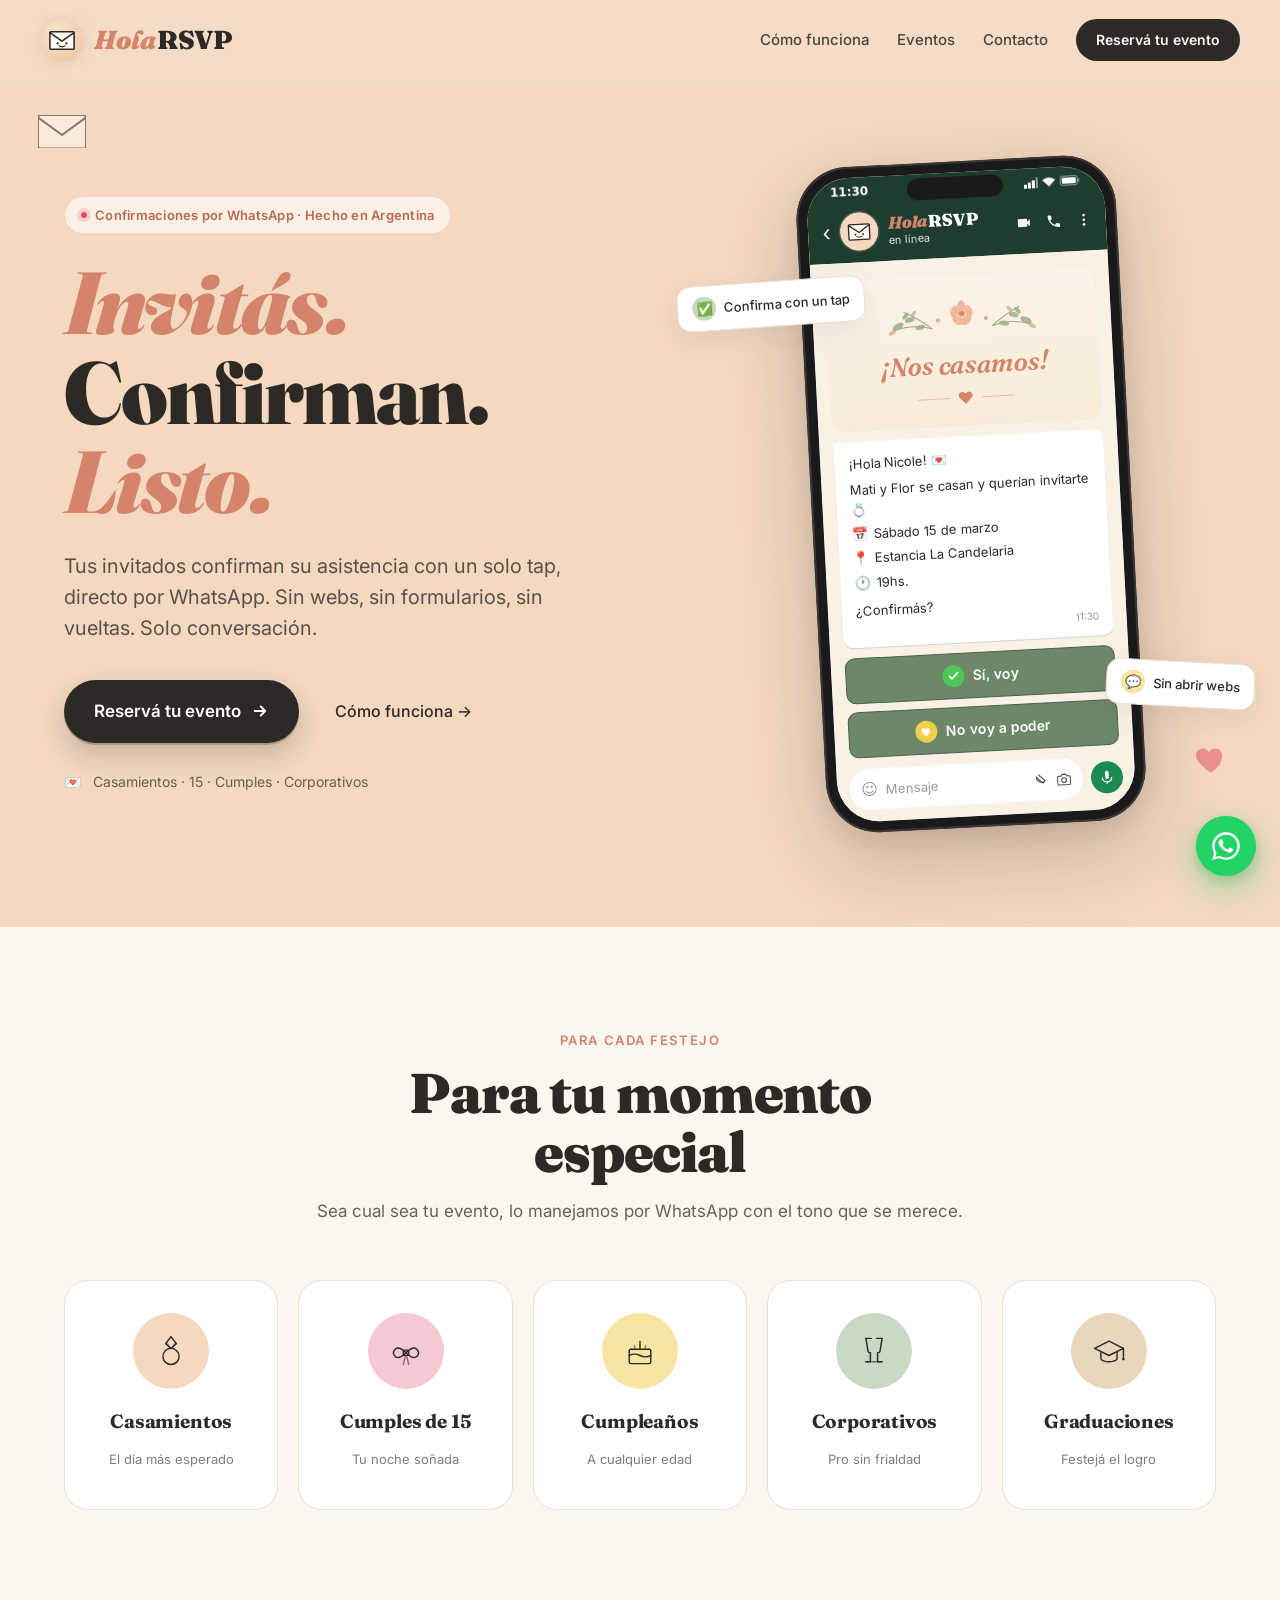
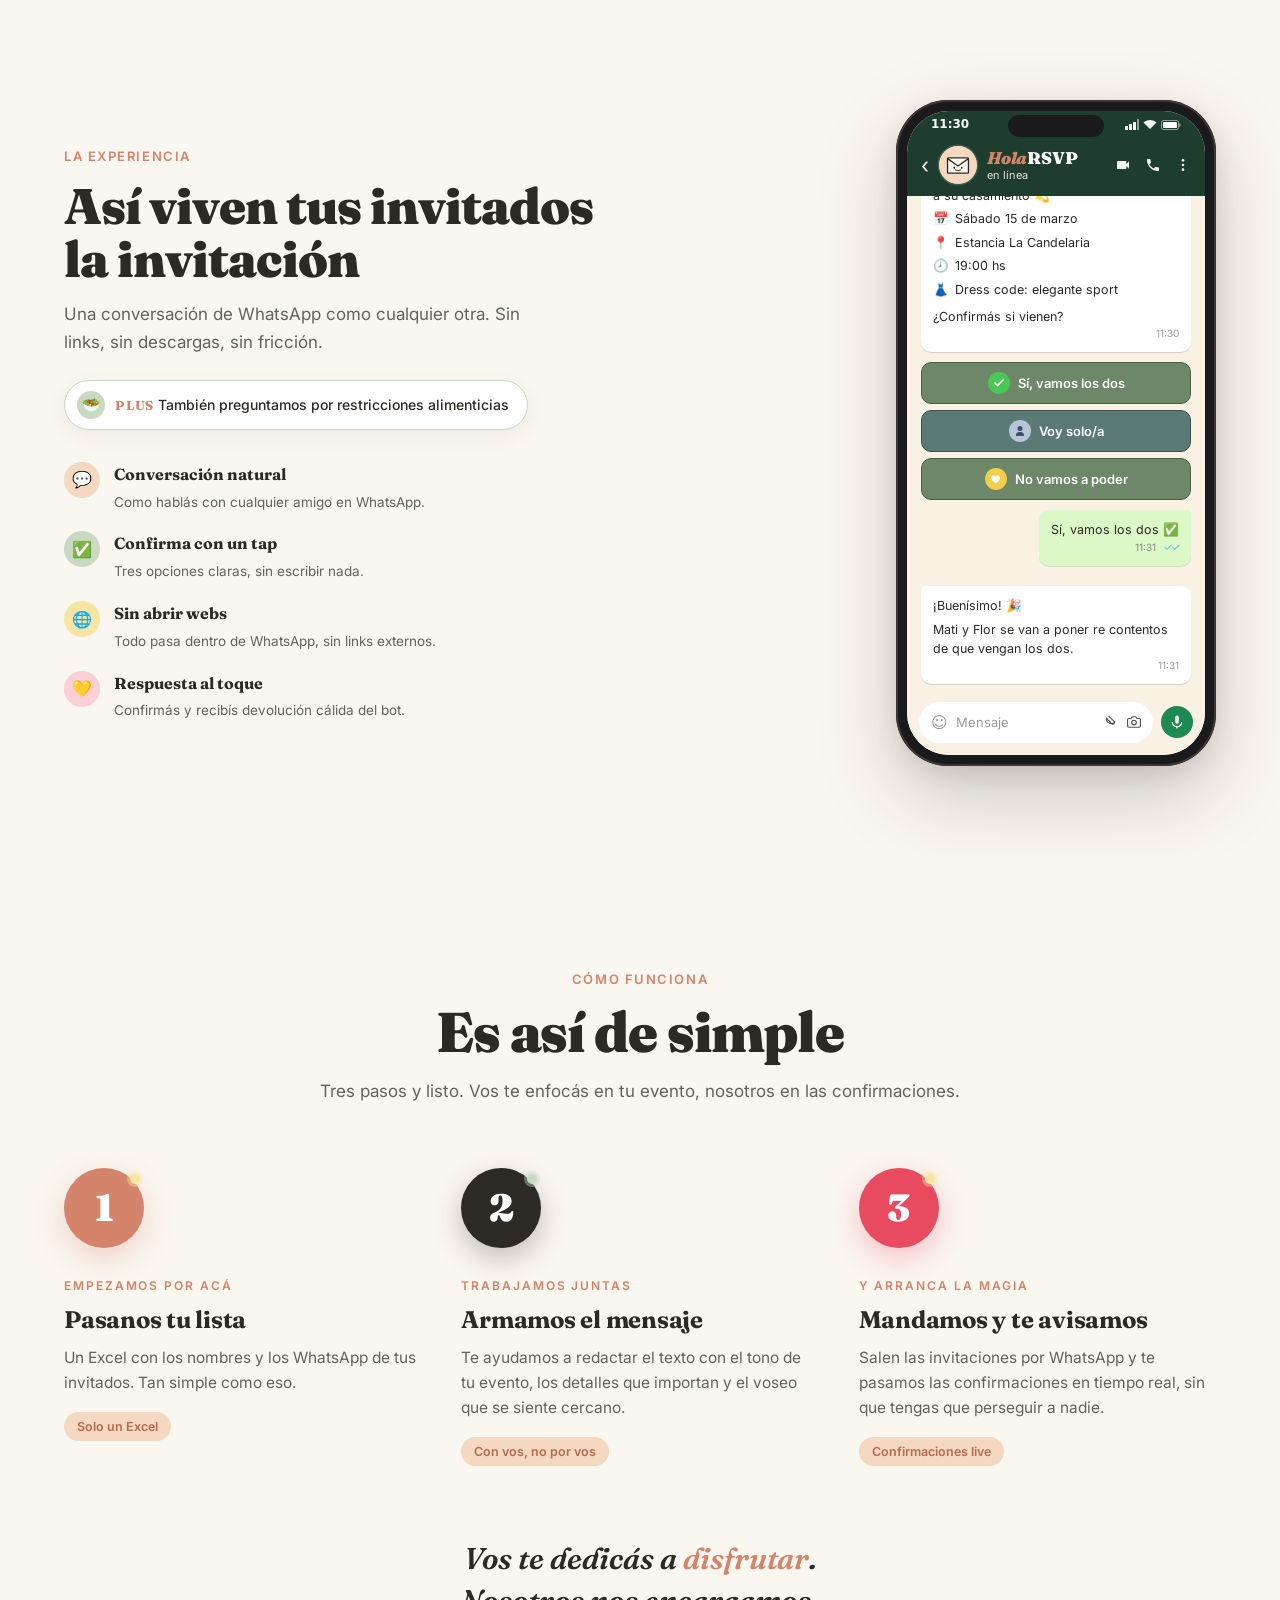
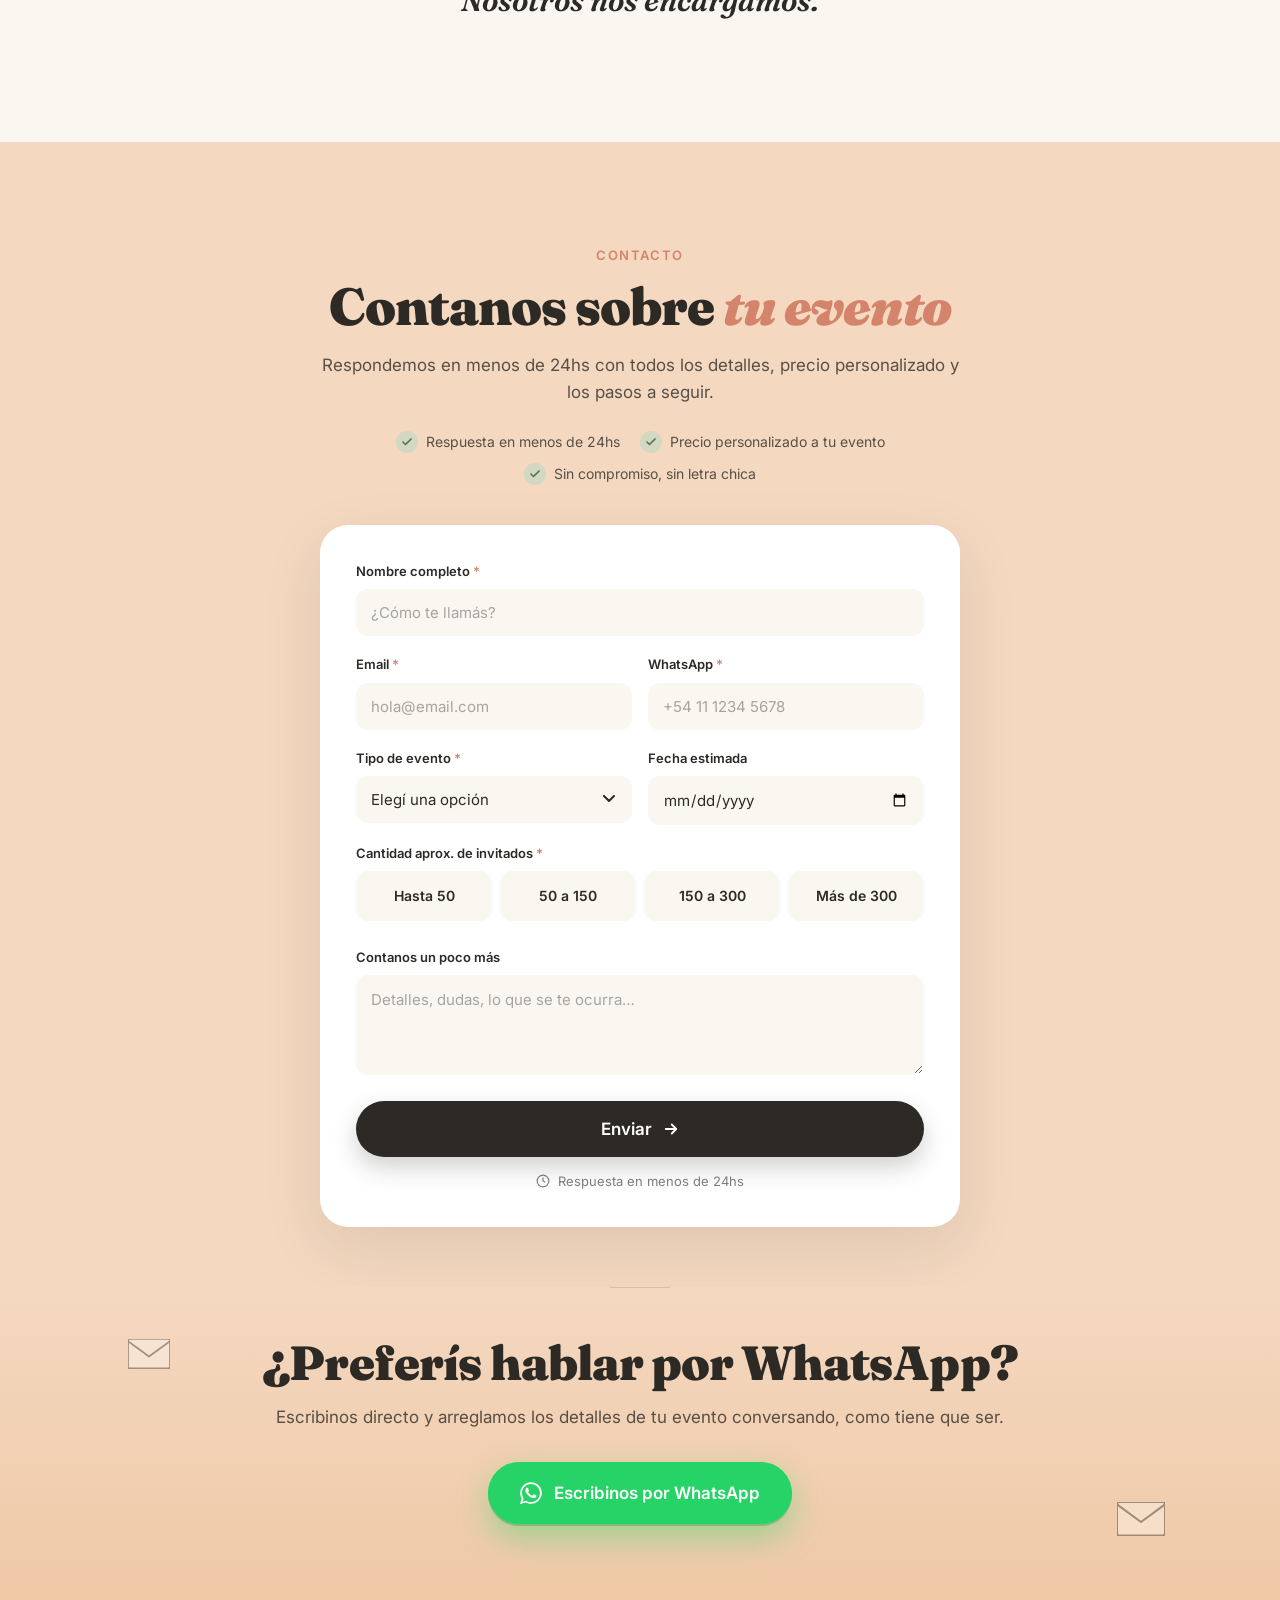
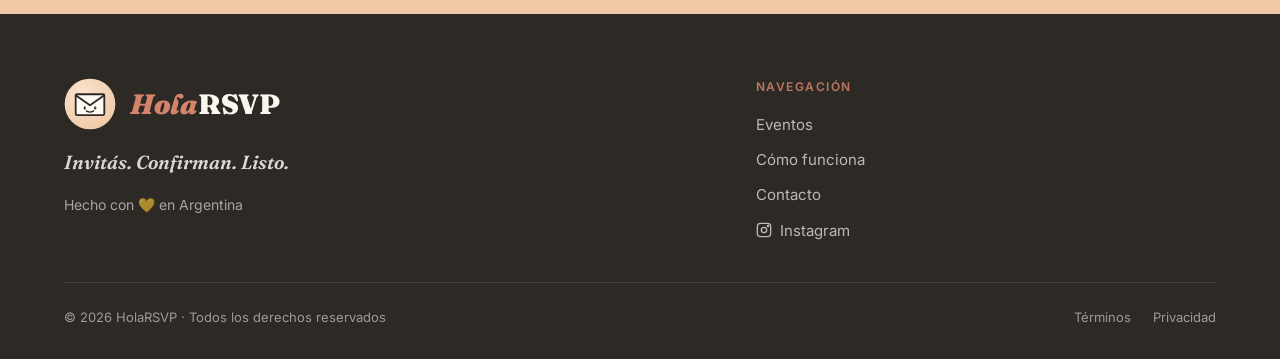
<file: index.html>
<!DOCTYPE html>
<html lang="es">
<head>
<meta charset="UTF-8" />
<meta name="viewport" content="width=device-width, initial-scale=1.0" />
<meta name="facebook-domain-verification" content="sdt5qvfcb1ulh46q0gllbfb2nqqetk" />
<title>HolaRSVP — Invitás. Confirman. Listo.</title>
<meta name="description" content="Tus invitados confirman su asistencia con un solo tap, directo por WhatsApp. Sin webs, sin formularios, sin vueltas. Solo conversación." />

<link rel="preconnect" href="https://fonts.googleapis.com">
<link rel="preconnect" href="https://fonts.gstatic.com" crossorigin>
<link href="https://fonts.googleapis.com/css2?family=Fraunces:ital,opsz,wght@0,9..144,500;0,9..144,700;0,9..144,900;1,9..144,500;1,9..144,700;1,9..144,900&family=Inter:wght@400;500;600;700&display=swap" rel="stylesheet">

<style>
  /* =========================
     RESET + TOKENS
     ========================= */
  *, *::before, *::after { box-sizing: border-box; }
  html { scroll-behavior: smooth; -webkit-font-smoothing: antialiased; scroll-padding-top: 80px; }
  body {
    margin: 0;
    font-family: 'Inter', system-ui, -apple-system, sans-serif;
    color: var(--ink);
    background: var(--cream);
    line-height: 1.55;
  }
  img, svg { display: block; max-width: 100%; }
  a { color: inherit; text-decoration: none; }
  button { font-family: inherit; cursor: pointer; border: none; }

  :root {
    --peach: #F4D8C0;
    --terracotta: #D4846A;
    --terracotta-dark: #B86A52;
    --sage: #C9D9C3;
    --butter: #F7E5A4;
    --coral: #E84A5F;
    --cream: #FAF6F0;
    --ink: #2D2A26;
    --line: #E8E1D6;

    --radius-sm: 12px;
    --radius-md: 16px;
    --radius-lg: 24px;
    --radius-xl: 32px;

    --shadow-soft: 0 8px 30px rgba(45, 42, 38, 0.08);
    --shadow-card: 0 12px 40px rgba(45, 42, 38, 0.10);
    --shadow-phone: 0 30px 80px rgba(45, 42, 38, 0.22), 0 8px 24px rgba(45, 42, 38, 0.10);
  }

  /* =========================
     TYPOGRAPHY
     ========================= */
  .serif { font-family: 'Fraunces', Georgia, serif; }
  .italic-tc { font-style: italic; color: var(--terracotta); }

  /* =========================
     CONTAINER
     ========================= */
  .container {
    width: 100%;
    max-width: 1200px;
    margin: 0 auto;
    padding: 0 24px;
  }

  /* =========================
     HEADER / NAV
     ========================= */
  .site-header {
    position: sticky;
    top: 0;
    z-index: 110;
    background: rgba(244, 216, 192, 0.85);
    backdrop-filter: saturate(1.2) blur(10px);
    -webkit-backdrop-filter: saturate(1.2) blur(10px);
    border-bottom: 1px solid rgba(232, 225, 214, 0.6);
  }
  body.menu-open .site-header { background: var(--peach); border-bottom-color: transparent; }
  .nav {
    display: flex;
    align-items: center;
    justify-content: space-between;
    padding: 18px 0;
  }
  .logo {
    font-family: 'Fraunces', serif;
    font-weight: 900;
    font-size: 26px;
    letter-spacing: -0.01em;
    color: var(--ink);
    display: inline-flex;
    align-items: center;
    gap: 10px;
  }
  .logo .hola {
    font-style: italic;
    color: var(--terracotta);
    font-weight: 900;
  }
  .logo-mark {
    width: 44px;
    height: 44px;
    flex-shrink: 0;
    filter: drop-shadow(0 2px 6px rgba(45,42,38,0.10));
    transition: transform .3s ease;
  }
  .logo:hover .logo-mark { transform: rotate(-8deg) scale(1.05); }
  .logo-text { display: inline-flex; align-items: baseline; gap: 1px; }
  .nav-links {
    display: flex;
    gap: 28px;
    align-items: center;
  }
  .nav-links a {
    font-size: 15px;
    font-weight: 500;
    color: var(--ink);
    opacity: 0.85;
    transition: opacity .2s ease;
  }
  .nav-links a:hover { opacity: 1; color: var(--terracotta); }
  .nav-links a.nav-cta {
    background: var(--ink);
    color: var(--cream);
    padding: 10px 20px;
    border-radius: 999px;
    font-size: 14px;
    font-weight: 600;
    opacity: 1;
    transition: transform .2s ease, background .2s ease, color .2s ease;
  }
  .nav-links a.nav-cta:hover {
    background: var(--terracotta);
    color: #ffffff;
    transform: translateY(-1px);
  }

  .nav-burger {
    display: none;
    background: transparent;
    color: var(--ink);
    padding: 8px;
    position: relative;
    z-index: 110;
    transition: transform .25s ease;
  }
  body.menu-open .nav-burger { transform: rotate(90deg); }
  /* swap burger -> X icon when open */
  .nav-burger .icon-close { display: none; }
  body.menu-open .nav-burger .icon-burger { display: none; }
  body.menu-open .nav-burger .icon-close { display: inline-block; }

  /* Mobile menu overlay */
  .mobile-menu {
    position: fixed;
    inset: 0;
    background: var(--peach);
    z-index: 100;
    display: flex;
    flex-direction: column;
    padding: 80px 32px 40px;
    opacity: 0;
    visibility: hidden;
    transform: translateY(-16px);
    transition: opacity .3s ease, transform .3s ease, visibility .3s;
  }
  body.menu-open .mobile-menu {
    opacity: 1;
    visibility: visible;
    transform: translateY(0);
  }
  body.menu-open { overflow: hidden; }

  .mobile-menu nav {
    display: flex;
    flex-direction: column;
    gap: 8px;
    margin-top: 24px;
  }
  .mobile-menu a {
    font-family: 'Fraunces', serif;
    font-weight: 700;
    font-size: 32px;
    color: var(--ink);
    padding: 14px 0;
    border-bottom: 1px solid rgba(45, 42, 38, 0.08);
    letter-spacing: -0.01em;
    transition: color .2s ease, padding-left .2s ease;
  }
  .mobile-menu a:hover { color: var(--terracotta); padding-left: 6px; }
  .mobile-menu a.mm-cta {
    margin-top: 28px;
    border-bottom: none;
    background: var(--ink);
    color: var(--cream);
    text-align: center;
    border-radius: 999px;
    padding: 16px 24px;
    font-family: 'Inter', sans-serif;
    font-weight: 600;
    font-size: 16px;
  }
  .mobile-menu a.mm-cta:hover {
    background: var(--terracotta);
    color: #fff;
    padding-left: 24px;
  }
  .mobile-menu-footer {
    margin-top: auto;
    text-align: center;
    font-size: 13px;
    color: var(--ink);
    opacity: 0.55;
  }
  .mobile-menu-footer .heart { color: var(--coral); }

  /* =========================
     HERO
     ========================= */
  .hero {
    position: relative;
    background: var(--peach);
    overflow: hidden;
    padding: 80px 0 100px;
  }

  /* Floating decorations background */
  .hero-decor {
    position: absolute;
    inset: 0;
    pointer-events: none;
    z-index: 0;
  }
  .deco {
    position: absolute;
    opacity: 0.5;
    animation: floaty 9s ease-in-out infinite;
  }
  .deco.heart { color: var(--coral); }
  .deco.envelope-brand { opacity: 0.55; }
  .deco.sparkle { color: var(--butter); opacity: 0.85; }

  .deco.d1 { top: 4%;  left: 3%;  width: 48px; animation-delay: 0s; }
  .deco.d2 { top: 14%; right: 5%; width: 30px; animation-delay: 1.2s; }
  .deco.d3 { top: 70%; left: 2%;  width: 42px; animation-delay: 2.4s; }
  .deco.d4 { top: 78%; right: 4%; width: 36px; animation-delay: .6s; }
  .deco.d5 { top: 30%; right: 42%; width: 22px; animation-delay: 3s; opacity: .35; }
  .deco.d6 { top: 8%; right: 30%; width: 22px; animation-delay: 1.8s; opacity: .4; }
  .deco.d7 { top: 92%; left: 28%; width: 44px; animation-delay: 2.1s; opacity: .4; }

  @keyframes floaty {
    0%, 100% { transform: translateY(0) rotate(-4deg); }
    50%      { transform: translateY(-14px) rotate(4deg); }
  }

  .hero-grid {
    position: relative;
    z-index: 1;
    display: grid;
    grid-template-columns: 1.1fr 0.9fr;
    gap: 64px;
    align-items: center;
  }

  .hero-eyebrow {
    display: inline-flex;
    align-items: center;
    gap: 8px;
    background: rgba(255,255,255,0.6);
    border: 1px solid rgba(212, 132, 106, 0.25);
    color: var(--terracotta-dark);
    padding: 8px 16px;
    border-radius: 999px;
    font-size: 13px;
    font-weight: 600;
    letter-spacing: 0.02em;
    margin-bottom: 24px;
    backdrop-filter: blur(6px);
  }
  .hero-eyebrow .dot {
    width: 6px; height: 6px; border-radius: 50%;
    background: var(--coral);
    box-shadow: 0 0 0 4px rgba(232, 74, 95, 0.18);
  }

  .hero-title {
    font-family: 'Fraunces', serif;
    font-weight: 900;
    font-size: clamp(48px, 7vw, 88px);
    line-height: 1.02;
    letter-spacing: -0.025em;
    margin: 0 0 24px;
    color: var(--ink);
  }
  .hero-title .w {
    display: inline-block;
    transform: translateY(20px);
    opacity: 0;
    animation: rise .9s cubic-bezier(.2,.7,.2,1) forwards;
  }
  .hero-title .w:nth-child(1) { animation-delay: .05s; }
  .hero-title .w:nth-child(2) { animation-delay: .25s; }
  .hero-title .w:nth-child(3) { animation-delay: .45s; }
  @keyframes rise {
    to { transform: translateY(0); opacity: 1; }
  }

  .hero-sub {
    font-size: clamp(17px, 1.6vw, 20px);
    color: var(--ink);
    opacity: 0.78;
    max-width: 520px;
    margin: 0 0 36px;
    line-height: 1.55;
  }

  .hero-actions {
    display: flex;
    gap: 14px;
    align-items: center;
    flex-wrap: wrap;
  }
  .btn {
    display: inline-flex;
    align-items: center;
    gap: 10px;
    font-weight: 600;
    font-size: 16px;
    padding: 16px 26px;
    border-radius: 999px;
    transition: transform .2s ease, box-shadow .2s ease, background .2s ease;
    border: none;
    cursor: pointer;
  }
  .btn-primary,
  .btn-primary:link,
  .btn-primary:visited {
    background: var(--ink);
    color: #ffffff;
    padding: 18px 30px;
    font-size: 17px;
    box-shadow: 0 12px 28px rgba(45, 42, 38, 0.22), 0 2px 0 rgba(45, 42, 38, 0.25);
  }
  .btn-primary:hover,
  .btn-primary:active {
    background: var(--terracotta);
    color: #ffffff;
    transform: translateY(-2px);
    box-shadow: 0 16px 36px rgba(212, 132, 106, 0.45);
  }
  .btn-primary svg { transition: transform .2s ease; }
  .btn-primary:hover svg { transform: translateX(3px); }

  .btn-ghost {
    background: transparent;
    color: var(--ink);
    padding: 16px 22px;
    font-weight: 500;
  }
  .btn-ghost:hover { color: var(--terracotta); }

  .hero-trust {
    margin-top: 28px;
    display: flex;
    align-items: center;
    gap: 12px;
    color: var(--ink);
    opacity: 0.7;
    font-size: 14px;
  }
  .hero-trust .heart-beat {
    color: var(--coral);
    display: inline-block;
    animation: beat 1.6s ease-in-out infinite;
  }
  @keyframes beat {
    0%, 100% { transform: scale(1); }
    25%      { transform: scale(1.15); }
    50%      { transform: scale(0.95); }
    75%      { transform: scale(1.1); }
  }

  /* =========================
     PHONE MOCKUP
     ========================= */
  .phone-wrap {
    position: relative;
    display: flex;
    justify-content: center;
    align-items: center;
    perspective: 1200px;
  }
  .phone {
    width: 320px;
    height: 666px;
    background: #1a1a1c;
    border-radius: 52px;
    padding: 11px;
    box-shadow: var(--shadow-phone), inset 0 0 0 2px #3d3733;
    position: relative;
    transform: rotate(-3deg);
    transition: transform .6s cubic-bezier(.2,.7,.2,1);
    animation: phone-in 1s .3s cubic-bezier(.2,.7,.2,1) backwards;
  }
  @keyframes phone-in {
    from { transform: rotate(-8deg) translateY(30px); opacity: 0; }
    to   { transform: rotate(-3deg) translateY(0); opacity: 1; }
  }
  .phone:hover { transform: rotate(-1deg) translateY(-4px); }

  .phone-screen {
    width: 100%;
    height: 100%;
    background: #FAF1E5;
    border-radius: 42px;
    overflow: hidden;
    position: relative;
    display: flex;
    flex-direction: column;
  }
  .phone-statusbar {
    position: relative;
    height: 28px;
    margin-bottom: -1px;
    background: #1E3D2E;
    color: #fff;
    display: flex;
    align-items: center;
    justify-content: space-between;
    padding: 0 24px;
    font-size: 12px;
    font-weight: 600;
    font-family: -apple-system, system-ui, sans-serif;
    z-index: 2;
  }
  .phone-statusbar .sb-icons {
    display: inline-flex;
    align-items: center;
    gap: 4px;
    font-size: 11px;
  }
  .phone-notch {
    position: absolute;
    top: 4px;
    left: 50%;
    transform: translateX(-50%);
    width: 96px;
    height: 22px;
    background: #1a1a1c;
    border-radius: 999px;
    z-index: 6;
  }

  .wa-header {
    background: #1E3D2E;
    color: #fff;
    padding: 8px 14px 12px;
    display: flex;
    align-items: center;
    gap: 10px;
  }
  .wa-back {
    font-size: 22px;
    opacity: 0.95;
    line-height: 1;
  }
  .wa-avatar {
    width: 38px;
    height: 38px;
    border-radius: 50%;
    background: var(--peach);
    display: flex;
    align-items: center;
    justify-content: center;
    overflow: hidden;
    box-shadow: 0 0 0 1.5px rgba(255,255,255,0.15);
  }
  .wa-avatar svg { width: 100%; height: 100%; }
  .wa-meta { line-height: 1.15; }
  .wa-name {
    font-family: 'Fraunces', serif;
    font-size: 17px;
    font-weight: 900;
    letter-spacing: -0.01em;
  }
  .wa-name .hola { color: var(--terracotta); font-style: italic; }
  .wa-status { font-size: 11px; opacity: 0.85; margin-top: 1px; }
  .wa-icons {
    margin-left: auto;
    display: flex;
    gap: 14px;
    align-items: center;
    font-size: 14px;
    opacity: 0.95;
    color: #fff;
  }
  .wa-icons svg { width: 16px; height: 16px; }

  .wa-body {
    flex: 1;
    padding: 18px 14px 0;
    overflow: hidden;
    background: #FAF1E5;
    position: relative;
  }

  /* Wedding invitation card */
  .wa-card {
    background: linear-gradient(180deg, #FBF4E8 0%, #F8EBD8 100%);
    border-radius: 14px;
    padding: 16px 14px 14px;
    margin-bottom: 12px;
    text-align: center;
    box-shadow: 0 1px 2px rgba(0,0,0,0.05);
    animation: bubble-in .6s cubic-bezier(.2,.7,.2,1) backwards;
    animation-delay: .8s;
  }
  .wa-card-floral {
    width: 100%;
    height: 56px;
    margin: 0 auto 4px;
  }
  .wa-card-title {
    font-family: 'Fraunces', serif;
    font-style: italic;
    font-weight: 600;
    font-size: 26px;
    color: var(--terracotta);
    letter-spacing: -0.01em;
    line-height: 1;
    margin: 2px 0 8px;
  }
  .wa-card-divider {
    display: flex;
    align-items: center;
    justify-content: center;
    gap: 8px;
    margin-top: 4px;
    color: var(--terracotta);
  }
  .wa-card-divider .line {
    width: 32px; height: 1px;
    background: var(--terracotta);
    opacity: 0.45;
  }

  .bubble {
    background: #fff;
    border-radius: 10px;
    padding: 12px 14px;
    font-size: 13px;
    line-height: 1.55;
    color: var(--ink);
    max-width: 100%;
    box-shadow: 0 1px 0.5px rgba(0,0,0,0.13);
    margin-bottom: 10px;
    position: relative;
    animation: bubble-in .6s cubic-bezier(.2,.7,.2,1) backwards;
  }
  .bubble.in {
    border-top-left-radius: 2px;
    animation-delay: 1s;
  }
  .bubble strong { font-weight: 600; }
  .bubble .time {
    display: block;
    text-align: right;
    font-size: 10px;
    color: #999;
    margin-top: 0;
  }
  .bubble p { margin: 0; }
  .bubble .row {
    display: flex;
    align-items: center;
    gap: 6px;
    margin-top: 4px;
  }
  @keyframes bubble-in {
    from { transform: translateY(8px); opacity: 0; }
    to   { transform: translateY(0); opacity: 1; }
  }

  .wa-buttons {
    display: flex;
    flex-direction: column;
    gap: 8px;
    margin-bottom: 12px;
    animation: bubble-in .6s 1.2s cubic-bezier(.2,.7,.2,1) backwards;
  }
  .wa-btn {
    background: #6D8769;
    border: 1.5px solid #4A6147;
    border-radius: 10px;
    padding: 11px 12px;
    font-size: 14px;
    font-weight: 600;
    color: #fff;
    text-align: center;
    display: flex;
    align-items: center;
    justify-content: center;
    gap: 8px;
    transition: transform .15s ease, background .15s ease;
  }
  .wa-btn:hover { transform: translateY(-1px); background: #5C7559; }
  .wa-btn .ico {
    width: 22px; height: 22px;
    border-radius: 50%;
    display: inline-flex;
    align-items: center;
    justify-content: center;
    font-size: 13px;
  }
  .wa-btn .ico.check { background: #4CC757; color: #fff; }
  .wa-btn .ico.heart { background: #F0D04A; color: #fff; }

  /* WhatsApp input bar */
  .wa-input {
    padding: 8px 12px 12px;
    display: flex;
    align-items: center;
    gap: 8px;
    background: #FAF1E5;
  }
  .wa-input-field {
    flex: 1;
    background: #fff;
    border-radius: 999px;
    padding: 8px 12px;
    display: flex;
    align-items: center;
    gap: 8px;
    font-size: 13px;
    color: #999;
  }
  .wa-input-field .emoji { font-size: 16px; }
  .wa-input-field .icons {
    margin-left: auto;
    display: inline-flex;
    gap: 10px;
    color: #555;
    font-size: 14px;
  }
  .wa-input-mic {
    width: 32px; height: 32px;
    border-radius: 50%;
    background: #1E8A53;
    color: #fff;
    display: inline-flex;
    align-items: center;
    justify-content: center;
    font-size: 14px;
    flex-shrink: 0;
  }

  /* Floating callouts around phone */
  .callout {
    position: absolute;
    z-index: 5;
    background: #fff;
    border: 1px solid var(--line);
    border-radius: 14px;
    padding: 10px 14px;
    font-size: 13px;
    font-weight: 500;
    color: var(--ink);
    box-shadow: var(--shadow-soft);
    display: flex;
    align-items: center;
    gap: 8px;
    animation: floaty 6s ease-in-out infinite;
  }
  .callout .em {
    width: 24px; height: 24px;
    border-radius: 50%;
    display: inline-flex;
    align-items: center;
    justify-content: center;
    font-size: 13px;
  }
  .callout.c1 {
    top: 18%;
    left: -10%;
    transform: rotate(-4deg);
    animation-delay: .3s;
  }
  .callout.c1 .em { background: var(--sage); }
  .callout.c2 {
    bottom: 18%;
    right: -8%;
    transform: rotate(3deg);
    animation-delay: 1.4s;
  }
  .callout.c2 .em { background: var(--butter); }

  /* =========================
     RESPONSIVE
     ========================= */
  /* =========================
     CTA FINAL (section 9 — WhatsApp)
     ========================= */
  .cta-wa {
    background: linear-gradient(180deg, var(--peach) 0%, #EFC8A5 100%);
    padding: 50px 0 90px;
    text-align: center;
    position: relative;
    overflow: hidden;
  }
  /* Subtle divider between form area and WA CTA — feels like sub-section */
  .cta-wa::before {
    content: '';
    position: absolute;
    top: 0;
    left: 50%;
    transform: translateX(-50%);
    width: 60px;
    height: 1px;
    background: rgba(45, 42, 38, 0.15);
  }
  .cta-wa-inner {
    max-width: 760px;
    margin: 0 auto;
    position: relative;
    z-index: 1;
  }
  .cta-wa h2 {
    font-family: 'Fraunces', serif;
    font-weight: 900;
    font-size: clamp(32px, 4.4vw, 48px);
    line-height: 1.1;
    letter-spacing: -0.02em;
    color: var(--ink);
    margin: 0 0 14px;
  }
  .cta-wa h2 .accent { color: var(--terracotta); }
  .cta-wa p {
    font-size: 17px;
    color: var(--ink);
    opacity: 0.78;
    margin: 0 0 32px;
    line-height: 1.55;
  }
  .btn-wa {
    display: inline-flex;
    align-items: center;
    gap: 12px;
    background: #25D366;
    color: #fff;
    font-weight: 600;
    font-size: 17px;
    padding: 18px 32px;
    border-radius: 999px;
    box-shadow: 0 14px 32px rgba(37, 211, 102, 0.40),
                0 2px 0 rgba(20, 110, 53, 0.30);
    transition: transform .25s ease, box-shadow .25s ease, background .25s ease;
  }
  .btn-wa:hover {
    background: #1FB855;
    transform: translateY(-2px);
    box-shadow: 0 18px 40px rgba(37, 211, 102, 0.50);
  }
  .btn-wa svg { width: 22px; height: 22px; }

  /* Decorative envelopes around CTA */
  .cta-wa-decor {
    position: absolute;
    inset: 0;
    pointer-events: none;
    z-index: 0;
  }
  .cta-wa-decor svg {
    position: absolute;
    opacity: 0.4;
    animation: floaty 9s ease-in-out infinite;
  }
  .cta-wa-decor .d1 { top: 16%; left: 10%; width: 42px; animation-delay: 0s; }
  .cta-wa-decor .d2 { top: 22%; right: 12%; width: 32px; animation-delay: 1.2s; }
  .cta-wa-decor .d3 { bottom: 18%; left: 14%; width: 36px; animation-delay: 2.4s; }
  .cta-wa-decor .d4 { bottom: 24%; right: 9%; width: 48px; animation-delay: .8s; }

  /* =========================
     FLOATING WHATSAPP BUTTON
     ========================= */
  .wa-fab {
    position: fixed;
    bottom: 24px;
    right: 24px;
    width: 60px;
    height: 60px;
    border-radius: 50%;
    background: #25D366;
    color: #fff;
    display: flex;
    align-items: center;
    justify-content: center;
    box-shadow: 0 12px 32px rgba(37, 211, 102, 0.45),
                0 4px 12px rgba(45, 42, 38, 0.16);
    z-index: 80;
    transition: transform .25s ease, box-shadow .25s ease;
  }
  .wa-fab::before {
    content: '';
    position: absolute;
    inset: 0;
    border-radius: 50%;
    background: #25D366;
    opacity: 0.5;
    z-index: -1;
    animation: pulse-ring 2.4s cubic-bezier(.4, 0, .2, 1) infinite;
  }
  @keyframes pulse-ring {
    0%   { transform: scale(1); opacity: 0.5; }
    100% { transform: scale(1.7); opacity: 0; }
  }
  .wa-fab:hover {
    transform: translateY(-3px) scale(1.05);
    box-shadow: 0 16px 40px rgba(37, 211, 102, 0.55);
  }
  .wa-fab svg { width: 28px; height: 28px; }

  /* =========================
     FOOTER (section 10)
     ========================= */
  .site-footer {
    background: var(--ink);
    color: var(--cream);
    padding: 64px 0 32px;
    position: relative;
  }
  .footer-top {
    display: grid;
    grid-template-columns: 1.4fr 1fr;
    gap: 48px;
    align-items: start;
    padding-bottom: 40px;
    border-bottom: 1px solid rgba(250, 246, 240, 0.10);
  }
  .footer-brand {
    display: flex;
    align-items: center;
    gap: 14px;
    margin-bottom: 18px;
  }
  .footer-brand .logo-mark {
    width: 52px;
    height: 52px;
    filter: none;
  }
  .footer-brand .footer-logo-text {
    font-family: 'Fraunces', serif;
    font-weight: 900;
    font-size: 28px;
    color: var(--cream);
    letter-spacing: -0.01em;
  }
  .footer-brand .footer-logo-text .hola {
    color: var(--terracotta);
    font-style: italic;
  }
  .footer-tagline {
    font-family: 'Fraunces', serif;
    font-style: italic;
    font-weight: 600;
    font-size: 19px;
    color: var(--cream);
    opacity: 0.85;
    margin: 0 0 16px;
  }
  .footer-made {
    font-size: 14px;
    color: var(--cream);
    opacity: 0.6;
    display: flex;
    align-items: center;
    gap: 4px;
  }
  .footer-made .heart {
    color: var(--coral);
    display: inline-block;
    animation: beat 1.6s ease-in-out infinite;
  }

  .footer-links {
    display: flex;
    flex-direction: column;
    gap: 12px;
    align-items: flex-start;
  }
  .footer-links a {
    font-size: 15px;
    color: var(--cream);
    opacity: 0.7;
    transition: opacity .2s ease, color .2s ease;
    display: inline-flex;
    align-items: center;
    gap: 8px;
  }
  .footer-links a:hover { opacity: 1; color: var(--terracotta); }
  .footer-links .label {
    font-size: 12px;
    text-transform: uppercase;
    letter-spacing: 0.12em;
    color: var(--terracotta);
    opacity: 0.85;
    font-weight: 600;
    margin-bottom: 4px;
  }

  .footer-bottom {
    display: flex;
    justify-content: space-between;
    align-items: center;
    padding-top: 24px;
    font-size: 13px;
    color: var(--cream);
    opacity: 0.55;
  }
  .footer-bottom a {
    color: var(--cream);
    margin-left: 18px;
    transition: opacity .2s ease;
  }
  .footer-bottom a:hover { opacity: 1; }

  /* =========================
     CONTACTO (section 8 — formulario)
     ========================= */
  .contact {
    background: var(--peach);
    padding: 100px 0 60px;
    position: relative;
    overflow: hidden;
  }
  .contact-form {
    /* extra lift against the peach bg */
    box-shadow: 0 24px 70px rgba(45, 42, 38, 0.12);
  }
  .contact-decor {
    display: none;
    position: absolute;
    inset: 0;
    pointer-events: none;
    z-index: 0;
  }
  .contact-decor .blob {
    position: absolute;
    border-radius: 50%;
    filter: blur(50px);
    opacity: 0.5;
  }
  .contact-decor .blob.b1 {
    top: -100px; left: -100px;
    width: 320px; height: 320px;
    background: rgba(247, 229, 164, 0.6);
  }
  .contact-decor .blob.b2 {
    bottom: -80px; right: -100px;
    width: 300px; height: 300px;
    background: rgba(232, 74, 95, 0.18);
  }
  .contact .container { position: relative; z-index: 1; }

  .contact-grid {
    display: flex;
    flex-direction: column;
    gap: 40px;
    align-items: center;
  }

  /* Centered intro */
  .contact-intro {
    text-align: center;
    max-width: 640px;
  }
  .contact-intro .section-eyebrow { display: inline-block; margin-bottom: 14px; }
  .contact-intro .section-title {
    font-family: 'Fraunces', serif;
    font-weight: 900;
    font-size: clamp(36px, 4.4vw, 52px);
    line-height: 1.05;
    letter-spacing: -0.02em;
    color: var(--ink);
    margin: 0 0 18px;
  }
  .contact-intro .section-sub {
    font-size: 17px;
    color: var(--ink);
    opacity: 0.78;
    line-height: 1.6;
    margin: 0 0 24px;
  }
  .contact-points {
    list-style: none;
    margin: 0;
    padding: 0;
    display: inline-flex;
    flex-wrap: wrap;
    justify-content: center;
    gap: 10px 20px;
  }
  .contact-points li {
    display: inline-flex;
    align-items: center;
    gap: 8px;
    font-size: 14px;
    color: var(--ink);
    opacity: 0.78;
  }
  .contact-points .check {
    width: 22px; height: 22px;
    flex-shrink: 0;
    border-radius: 50%;
    background: var(--sage);
    color: #2D5C3A;
    display: inline-flex;
    align-items: center;
    justify-content: center;
  }

  /* Form wider when single column */
  .contact-form { width: 100%; max-width: 640px; }

  /* Form card */
  .contact-form {
    background: #fff;
    border-radius: 28px;
    padding: 36px;
    box-shadow: 0 20px 60px rgba(45, 42, 38, 0.10);
    position: relative;
    overflow: hidden;
  }
  .form-row {
    display: grid;
    grid-template-columns: 1fr 1fr;
    gap: 16px;
    margin-bottom: 18px;
  }
  .form-row.single { grid-template-columns: 1fr; }
  .form-field { display: flex; flex-direction: column; }
  .form-field label {
    font-size: 13px;
    font-weight: 600;
    color: var(--ink);
    margin-bottom: 8px;
  }
  .form-field .required { color: var(--terracotta); }
  .form-field input,
  .form-field select,
  .form-field textarea {
    font-family: inherit;
    font-size: 15px;
    color: var(--ink);
    background: var(--cream);
    border: 1.5px solid transparent;
    border-radius: 12px;
    padding: 13px 14px;
    width: 100%;
    transition: border-color .2s ease, background .2s ease;
    outline: none;
  }
  .form-field input::placeholder,
  .form-field textarea::placeholder { color: var(--ink); opacity: 0.4; }
  .form-field input:focus,
  .form-field select:focus,
  .form-field textarea:focus {
    background: #fff;
    border-color: var(--terracotta);
  }
  .form-field textarea {
    min-height: 100px;
    resize: vertical;
    line-height: 1.5;
  }
  .form-field select {
    appearance: none;
    -webkit-appearance: none;
    background-image: url("data:image/svg+xml;charset=UTF-8,%3csvg xmlns='http://www.w3.org/2000/svg' width='12' height='8' viewBox='0 0 12 8' fill='none'%3e%3cpath d='M1 1l5 5 5-5' stroke='%232D2A26' stroke-width='2' stroke-linecap='round' stroke-linejoin='round'/%3e%3c/svg%3e");
    background-repeat: no-repeat;
    background-position: right 16px center;
    padding-right: 38px;
  }

  /* Invitee count: pill chips */
  .count-pills {
    display: grid;
    grid-template-columns: repeat(4, 1fr);
    gap: 8px;
  }
  .count-pills label {
    background: var(--cream);
    border: 1.5px solid transparent;
    border-radius: 12px;
    padding: 13px 8px;
    text-align: center;
    font-size: 14px;
    font-weight: 600;
    color: var(--ink);
    cursor: pointer;
    transition: background .2s ease, border-color .2s ease, color .2s ease;
    user-select: none;
  }
  .count-pills label:hover { border-color: var(--terracotta); }
  .count-pills input[type="radio"] { position: absolute; opacity: 0; pointer-events: none; }
  .count-pills input[type="radio"]:checked + label {
    background: var(--terracotta);
    color: #fff;
    border-color: var(--terracotta);
  }

  .form-submit {
    width: 100%;
    background: var(--ink);
    color: #fff;
    font-size: 17px;
    font-weight: 600;
    padding: 18px 24px;
    border-radius: 999px;
    margin-top: 8px;
    transition: background .25s ease, transform .2s ease, box-shadow .2s ease;
    box-shadow: 0 10px 24px rgba(45, 42, 38, 0.22);
    display: inline-flex;
    align-items: center;
    justify-content: center;
    gap: 10px;
  }
  .form-submit:hover {
    background: var(--terracotta);
    transform: translateY(-2px);
    box-shadow: 0 14px 32px rgba(212, 132, 106, 0.40);
  }
  .form-meta {
    display: flex;
    align-items: center;
    justify-content: center;
    gap: 8px;
    margin-top: 14px;
    font-size: 13px;
    color: var(--ink);
    opacity: 0.6;
  }

  /* Success state */
  .form-success {
    display: none;
    text-align: center;
    padding: 40px 24px;
    animation: fade-up .6s cubic-bezier(.2,.7,.2,1);
  }
  .contact-form.is-success .form-content { display: none; }
  .contact-form.is-success .form-success { display: block; }
  .form-success .check-big {
    width: 80px; height: 80px;
    border-radius: 50%;
    background: var(--sage);
    color: #2D5C3A;
    display: inline-flex;
    align-items: center;
    justify-content: center;
    margin: 0 auto 24px;
    box-shadow: 0 0 0 12px rgba(201, 217, 195, 0.4);
  }
  .form-success h3 {
    font-family: 'Fraunces', serif;
    font-weight: 700;
    font-size: 28px;
    color: var(--ink);
    margin: 0 0 12px;
  }
  .form-success p {
    font-size: 16px;
    color: var(--ink);
    opacity: 0.72;
    line-height: 1.55;
    margin: 0;
  }
  @keyframes fade-up {
    from { opacity: 0; transform: translateY(20px); }
    to   { opacity: 1; transform: translateY(0); }
  }

  /* Confetti */
  .confetti {
    position: fixed;
    inset: 0;
    pointer-events: none;
    z-index: 9999;
    overflow: hidden;
  }
  .confetti span {
    position: absolute;
    top: -20px;
    width: 10px;
    height: 14px;
    opacity: 0;
    animation: confetti-fall 3.5s cubic-bezier(.2,.7,.4,1) forwards;
  }
  @keyframes confetti-fall {
    0%   { opacity: 0; transform: translate3d(0, -20px, 0) rotate(0deg); }
    10%  { opacity: 1; }
    100% { opacity: 0; transform: translate3d(var(--dx, 0), 110vh, 0) rotate(var(--r, 720deg)); }
  }

  /* =========================
     TESTIMONIOS (section 6 — placeholder)
     ========================= */
  .testimonials {
    background: var(--cream);
    padding: 110px 0 120px;
    position: relative;
    overflow: hidden;
  }
  .soon-card {
    margin: 56px auto 0;
    max-width: 620px;
    background: #fff;
    border: 1.5px dashed rgba(212, 132, 106, 0.35);
    border-radius: 28px;
    padding: 48px 40px 44px;
    text-align: center;
    position: relative;
    box-shadow: 0 14px 40px rgba(45, 42, 38, 0.06);
  }

  /* Avatars row above the card */
  .soon-avatars {
    position: absolute;
    top: -32px;
    left: 50%;
    transform: translateX(-50%);
    display: flex;
    align-items: center;
  }
  .soon-avatar {
    width: 56px;
    height: 56px;
    border-radius: 50%;
    border: 4px solid var(--cream);
    background: linear-gradient(135deg, var(--peach), var(--terracotta));
    display: flex;
    align-items: center;
    justify-content: center;
    color: #fff;
    font-family: 'Fraunces', serif;
    font-weight: 700;
    font-size: 22px;
    margin-left: -10px;
    box-shadow: 0 4px 12px rgba(45, 42, 38, 0.12);
  }
  .soon-avatar:first-child { margin-left: 0; }
  .soon-avatar.a2 { background: linear-gradient(135deg, var(--sage), #6D8769); }
  .soon-avatar.a3 { background: linear-gradient(135deg, var(--butter), #E0B850); }
  .soon-avatar.a4 {
    background: #fff;
    border-color: var(--cream);
    color: var(--terracotta);
    font-size: 22px;
    border: 2px dashed var(--terracotta);
  }

  .soon-quote {
    font-family: 'Fraunces', serif;
    font-size: 64px;
    line-height: 0.4;
    color: var(--terracotta);
    opacity: 0.4;
    margin-top: 8px;
    font-weight: 900;
  }
  .soon-heart {
    display: inline-block;
    font-size: 38px;
    margin: 18px 0 16px;
    animation: beat 1.6s ease-in-out infinite;
  }
  .soon-title {
    font-family: 'Fraunces', serif;
    font-weight: 700;
    font-size: clamp(22px, 2.4vw, 28px);
    color: var(--ink);
    margin: 0 0 12px;
    letter-spacing: -0.01em;
  }
  .soon-title .accent { color: var(--terracotta); font-style: italic; }
  .soon-sub {
    font-size: 16px;
    color: var(--ink);
    opacity: 0.72;
    line-height: 1.6;
    max-width: 460px;
    margin: 0 auto 24px;
  }
  .soon-link {
    display: inline-flex;
    align-items: center;
    gap: 6px;
    color: var(--terracotta);
    font-weight: 600;
    font-size: 15px;
    border-bottom: 1px solid transparent;
    padding-bottom: 2px;
    transition: border-color .2s ease;
  }
  .soon-link:hover { border-bottom-color: var(--terracotta); }

  /* Floating mini hearts decoration */
  .testimonials-decor {
    position: absolute;
    inset: 0;
    pointer-events: none;
    z-index: 0;
  }
  .testimonials-decor span {
    position: absolute;
    color: var(--coral);
    opacity: 0.18;
    animation: floaty 8s ease-in-out infinite;
  }
  .testimonials-decor span:nth-child(1) { top: 18%; left: 10%; font-size: 24px; animation-delay: 0s; }
  .testimonials-decor span:nth-child(2) { top: 30%; right: 12%; font-size: 20px; animation-delay: 1.4s; }
  .testimonials-decor span:nth-child(3) { bottom: 22%; left: 15%; font-size: 22px; animation-delay: 2.6s; }
  .testimonials-decor span:nth-child(4) { bottom: 28%; right: 9%; font-size: 18px; animation-delay: .8s; }

  /* =========================
     WHY HOLARSVP (section 5)
     ========================= */
  .why {
    background: linear-gradient(180deg, var(--cream) 0%, #F6EADE 100%);
    padding: 110px 0 120px;
    position: relative;
    overflow: hidden;
  }
  .why-grid {
    display: grid;
    grid-template-columns: 1fr 1fr;
    gap: 24px;
    margin-top: 56px;
  }
  .why-card {
    background: #fff;
    border: 1px solid var(--line);
    border-radius: var(--radius-lg);
    padding: 36px 32px 32px;
    position: relative;
    overflow: hidden;
    transition: transform .35s cubic-bezier(.2,.7,.2,1),
                box-shadow .35s ease,
                border-color .35s ease;
  }
  .why-card::before {
    content: '';
    position: absolute;
    top: 0; left: 0;
    width: 4px; height: 0;
    background: var(--accent, var(--terracotta));
    transition: height .45s cubic-bezier(.2,.7,.2,1);
  }
  .why-card:hover {
    transform: translateY(-4px);
    box-shadow: var(--shadow-card);
    border-color: transparent;
  }
  .why-card:hover::before { height: 100%; }

  .why-icon {
    width: 56px;
    height: 56px;
    border-radius: 18px;
    background: var(--accent-bg, var(--peach));
    display: inline-flex;
    align-items: center;
    justify-content: center;
    font-size: 28px;
    line-height: 1;
    margin-bottom: 24px;
    transition: transform .35s cubic-bezier(.34, 1.56, 0.64, 1);
  }
  .why-card:hover .why-icon {
    transform: rotate(-6deg) scale(1.06);
  }
  .why-title {
    font-family: 'Fraunces', serif;
    font-weight: 700;
    font-size: 24px;
    color: var(--ink);
    margin: 0 0 10px;
    letter-spacing: -0.01em;
  }
  .why-desc {
    font-size: 15.5px;
    color: var(--ink);
    opacity: 0.72;
    line-height: 1.6;
    margin: 0;
  }

  /* Per-card accent colors */
  .why-card.c-wa     { --accent: #6D8769; --accent-bg: var(--sage); }
  .why-card.c-arg    { --accent: var(--coral); --accent-bg: #FAD0D6; }
  .why-card.c-human  { --accent: #E0B850; --accent-bg: var(--butter); }
  .why-card.c-any    { --accent: var(--terracotta); --accent-bg: var(--peach); }

  /* Big decorative quote-style background mark */
  .why-decor {
    position: absolute;
    inset: 0;
    pointer-events: none;
    z-index: 0;
  }
  .why-decor .blob {
    position: absolute;
    border-radius: 50%;
    opacity: 0.5;
    filter: blur(40px);
  }
  .why-decor .blob.b1 {
    top: -100px; left: -80px;
    width: 280px; height: 280px;
    background: rgba(244, 216, 192, 0.6);
  }
  .why-decor .blob.b2 {
    bottom: -100px; right: -80px;
    width: 320px; height: 320px;
    background: rgba(201, 217, 195, 0.45);
  }
  .why .container { position: relative; z-index: 1; }

  /* =========================
     HOW IT WORKS (section 4)
     ========================= */
  .how {
    background: var(--cream);
    padding: 110px 0 120px;
    position: relative;
    overflow: hidden;
  }
  /* 3 columns, clean, no decorative connector line */
  .how-grid {
    display: grid;
    grid-template-columns: repeat(3, 1fr);
    gap: 40px;
    margin-top: 64px;
  }
  .step {
    text-align: left;
    position: relative;
  }
  .step-mark {
    width: 80px;
    height: 80px;
    background: var(--terracotta);
    color: #fff;
    border-radius: 50%;
    display: flex;
    align-items: center;
    justify-content: center;
    font-family: 'Fraunces', serif;
    font-weight: 900;
    font-size: 38px;
    line-height: 1;
    box-shadow: 0 10px 28px rgba(212, 132, 106, 0.30);
    position: relative;
    margin-bottom: 24px;
    transition: transform .4s cubic-bezier(.34, 1.56, 0.64, 1);
  }
  .step:nth-child(2) .step-mark {
    background: var(--ink);
    box-shadow: 0 10px 28px rgba(45, 42, 38, 0.28);
  }
  .step:nth-child(3) .step-mark {
    background: var(--coral);
    box-shadow: 0 10px 28px rgba(232, 74, 95, 0.30);
  }
  .step:hover .step-mark {
    transform: translateY(-4px) rotate(-3deg);
  }
  /* Subtle satellite dot beside number */
  .step-mark::after {
    content: '';
    position: absolute;
    width: 10px;
    height: 10px;
    border-radius: 50%;
    background: var(--butter);
    top: 6px;
    right: 4px;
    box-shadow: 0 0 0 3px rgba(247, 229, 164, 0.4);
  }
  .step:nth-child(2) .step-mark::after { background: var(--sage); box-shadow: 0 0 0 3px rgba(201, 217, 195, 0.4); }
  .step:nth-child(3) .step-mark::after { background: var(--butter); box-shadow: 0 0 0 3px rgba(247, 229, 164, 0.4); }

  .step-eyebrow {
    display: inline-block;
    font-size: 12px;
    font-weight: 600;
    letter-spacing: 0.16em;
    text-transform: uppercase;
    color: var(--terracotta);
    margin-bottom: 10px;
  }
  .step-title {
    font-family: 'Fraunces', serif;
    font-weight: 700;
    font-size: 24px;
    color: var(--ink);
    margin: 0 0 12px;
    letter-spacing: -0.01em;
    line-height: 1.2;
  }
  .step-desc {
    font-size: 15.5px;
    color: var(--ink);
    opacity: 0.72;
    line-height: 1.6;
    margin: 0;
  }
  .step-mini {
    display: inline-flex;
    align-items: center;
    gap: 6px;
    margin-top: 16px;
    background: var(--peach);
    color: var(--terracotta-dark);
    padding: 5px 13px;
    border-radius: 999px;
    font-size: 12.5px;
    font-weight: 600;
  }

  .how-closing {
    margin-top: 72px;
    margin-bottom: 0;
    text-align: center;
    font-family: 'Fraunces', serif;
    font-style: italic;
    font-weight: 600;
    font-size: clamp(22px, 2.6vw, 30px);
    color: var(--ink);
    line-height: 1.4;
  }
  .how-closing .accent {
    color: var(--terracotta);
  }

  /* Decorative floating sparkles for how section */
  .how-decor {
    position: absolute;
    inset: 0;
    pointer-events: none;
    z-index: 0;
  }
  .how-decor span {
    position: absolute;
    color: var(--terracotta);
    opacity: 0.25;
    font-size: 20px;
    animation: floaty 8s ease-in-out infinite;
  }
  .how-decor span:nth-child(1) { top: 12%; left: 6%; animation-delay: 0s; }
  .how-decor span:nth-child(2) { top: 18%; right: 8%; animation-delay: 1.5s; }
  .how-decor span:nth-child(3) { bottom: 22%; left: 9%; animation-delay: 3s; }
  .how-decor span:nth-child(4) { bottom: 18%; right: 7%; animation-delay: .8s; }

  /* Feature pill (highlight chip) */
  .feature-pill {
    display: inline-flex;
    align-items: center;
    gap: 10px;
    background: #fff;
    border: 1.5px solid var(--sage);
    color: var(--ink);
    padding: 10px 18px 10px 12px;
    border-radius: 999px;
    font-size: 14px;
    font-weight: 500;
    margin-top: 22px;
    box-shadow: 0 6px 20px rgba(45, 42, 38, 0.06);
    transition: transform .25s ease, box-shadow .25s ease;
  }
  .feature-pill:hover {
    transform: translateY(-2px);
    box-shadow: 0 10px 28px rgba(45, 42, 38, 0.10);
  }
  .feature-pill .pill-em {
    width: 28px; height: 28px;
    border-radius: 50%;
    background: var(--sage);
    display: inline-flex;
    align-items: center;
    justify-content: center;
    font-size: 15px;
    flex-shrink: 0;
  }
  .feature-pill .plus {
    color: var(--terracotta);
    font-weight: 700;
    font-family: 'Fraunces', serif;
    font-size: 13px;
    letter-spacing: 0.06em;
    text-transform: uppercase;
    margin-right: 4px;
  }

  /* =========================
     EXPERIENCE SECTION (section 3) — asymmetric layout
     ========================= */
  .experience {
    background: var(--cream);
    padding: 80px 0 90px;
    position: relative;
    overflow: hidden;
  }
  .exp-layout {
    display: grid;
    grid-template-columns: 1fr 320px;
    gap: 80px;
    align-items: center;
  }
  .exp-intro { max-width: 540px; }
  .exp-intro .section-eyebrow { display: inline-block; margin-bottom: 14px; }
  .exp-intro .section-title {
    text-align: left;
    font-size: clamp(34px, 4.2vw, 50px);
    margin-bottom: 16px;
  }
  .exp-intro .section-sub {
    text-align: left;
    font-size: 17px;
    color: var(--ink);
    opacity: 0.72;
    line-height: 1.6;
    margin: 0 0 24px;
    max-width: 480px;
  }
  .exp-intro .feature-pill { margin-top: 0; margin-bottom: 32px; }

  /* Compact callout list (no arrows) */
  .exp-callouts {
    list-style: none;
    margin: 0;
    padding: 0;
    display: grid;
    gap: 18px;
  }
  .exp-callouts li {
    display: flex;
    align-items: flex-start;
    gap: 14px;
  }
  .exp-callouts .em {
    width: 36px; height: 36px;
    border-radius: 50%;
    display: inline-flex;
    align-items: center;
    justify-content: center;
    flex-shrink: 0;
    font-size: 16px;
  }
  .exp-callouts .em.peach { background: var(--peach); }
  .exp-callouts .em.sage  { background: var(--sage); }
  .exp-callouts .em.butter{ background: var(--butter); }
  .exp-callouts .em.coral { background: #FAD0D6; color: var(--coral); }
  .exp-callouts .copy strong {
    display: block;
    font-family: 'Fraunces', serif;
    font-weight: 700;
    font-size: 16px;
    color: var(--ink);
    margin-bottom: 2px;
  }
  .exp-callouts .copy span {
    font-size: 13.5px;
    color: var(--ink);
    opacity: 0.72;
    line-height: 1.5;
  }

  .exp-phone-wrap {
    display: flex;
    justify-content: center;
    align-items: flex-start;
  }

  /* Large phone variant — real iPhone Pro proportions (~2.08:1 body), slightly compact */
  .phone.phone--lg {
    width: 320px;
    height: 666px;
    transform: rotate(0);
    animation: phone-in-center 1s .2s cubic-bezier(.2,.7,.2,1) backwards;
  }
  .phone.phone--lg .wa-buttons { gap: 6px; margin-bottom: 10px; }
  .phone.phone--lg .wa-btn { padding: 9px 12px; font-size: 13px; }
  .phone.phone--lg .bubble { padding: 10px 12px; font-size: 12.5px; }
  /* Pin conversation to bottom; older messages clip from the top naturally */
  .phone.phone--lg .wa-body {
    display: flex;
    flex-direction: column;
    justify-content: flex-end;
    padding-top: 0;
    padding-bottom: 0;
  }
  .phone.phone--lg:hover { transform: translateY(-4px) rotate(0); }
  @keyframes phone-in-center {
    from { transform: translateY(40px) scale(0.96); opacity: 0; }
    to   { transform: translateY(0) scale(1); opacity: 1; }
  }

  /* Outgoing bubble (user reply) */
  .bubble.out {
    background: #DCF8C6;
    border-top-right-radius: 2px;
    border-top-left-radius: 10px;
    margin-left: auto;
    max-width: 70%;
    display: inline-block;
    align-self: flex-end;
  }
  .bubble-row {
    display: flex;
    justify-content: flex-end;
    margin-bottom: 10px;
    animation: bubble-in .6s cubic-bezier(.2,.7,.2,1) backwards;
  }
  .bubble.out .time {
    color: #888;
  }
  .bubble.out .ticks {
    display: inline-block;
    margin-left: 4px;
    color: #4FC3F7;
    font-size: 11px;
    letter-spacing: -2px;
  }

  /* Three-button variant */
  .wa-buttons.three .wa-btn:nth-child(2) {
    background: #5B7A75;
    border-color: #3D5450;
  }
  .wa-btn .ico.user { background: #B8C5D9; color: #3A4E6E; }

  /* Callouts (with arrows) */
  .exp-callout {
    position: absolute;
    background: #fff;
    border: 1px solid var(--line);
    border-radius: 16px;
    padding: 14px 18px;
    box-shadow: 0 10px 28px rgba(45, 42, 38, 0.10);
    max-width: 230px;
    z-index: 5;
    display: flex;
    align-items: flex-start;
    gap: 12px;
    animation: floaty 7s ease-in-out infinite;
  }
  .exp-callout .em {
    width: 32px; height: 32px;
    border-radius: 50%;
    display: inline-flex;
    align-items: center;
    justify-content: center;
    flex-shrink: 0;
    font-size: 16px;
  }
  .exp-callout .em.peach { background: var(--peach); }
  .exp-callout .em.sage  { background: var(--sage); }
  .exp-callout .em.butter{ background: var(--butter); }
  .exp-callout .em.coral { background: #FAD0D6; color: var(--coral); }
  .exp-callout .copy { line-height: 1.35; }
  .exp-callout .copy strong {
    display: block;
    font-family: 'Fraunces', serif;
    font-weight: 700;
    font-size: 15px;
    color: var(--ink);
    margin-bottom: 2px;
  }
  .exp-callout .copy span {
    font-size: 12.5px;
    color: var(--ink);
    opacity: 0.7;
  }
  .exp-callout .arrow {
    position: absolute;
    pointer-events: none;
    color: var(--terracotta);
    opacity: 0.55;
  }

  /* Left top */
  .exp-callout.tl { top: 6%; left: 4%; animation-delay: 0s; }
  .exp-callout.tl .arrow { right: -78px; top: 60%; width: 80px; height: 60px; }
  /* Left bottom */
  .exp-callout.bl { bottom: 14%; left: 5%; animation-delay: 1.3s; }
  .exp-callout.bl .arrow { right: -72px; top: 30%; width: 78px; height: 50px; transform: scaleY(-1); }
  /* Right top */
  .exp-callout.tr { top: 14%; right: 4%; animation-delay: .8s; }
  .exp-callout.tr .arrow { left: -78px; top: 50%; width: 80px; height: 50px; transform: scaleX(-1); }
  /* Right bottom */
  .exp-callout.br { bottom: 8%; right: 5%; animation-delay: 2s; }
  .exp-callout.br .arrow { left: -76px; top: 40%; width: 80px; height: 50px; transform: scale(-1, -1); }

  /* Decorative confetti for experience */
  .exp-confetti {
    position: absolute;
    pointer-events: none;
    inset: 0;
  }
  .exp-confetti .bit {
    position: absolute;
    width: 10px; height: 10px;
    border-radius: 2px;
    opacity: 0.5;
    animation: floaty 8s ease-in-out infinite;
  }
  .exp-confetti .bit:nth-child(1) { top: 10%; left: 18%; background: var(--coral); transform: rotate(20deg); animation-delay: .2s; }
  .exp-confetti .bit:nth-child(2) { top: 22%; right: 22%; background: var(--terracotta); border-radius: 50%; animation-delay: 1s; }
  .exp-confetti .bit:nth-child(3) { bottom: 28%; left: 22%; background: var(--butter); animation-delay: 1.8s; }
  .exp-confetti .bit:nth-child(4) { bottom: 12%; right: 28%; background: var(--sage); border-radius: 50%; animation-delay: .6s; }
  .exp-confetti .bit:nth-child(5) { top: 50%; left: 12%; background: var(--terracotta); border-radius: 50%; animation-delay: 2.4s; opacity: .35; }
  .exp-confetti .bit:nth-child(6) { top: 60%; right: 14%; background: var(--coral); transform: rotate(-30deg); animation-delay: 1.4s; opacity: .35; }

  /* =========================
     EVENTS SECTION
     ========================= */
  .events {
    background: var(--cream);
    padding: 100px 0 110px;
    position: relative;
    overflow: hidden;
  }
  .section-head {
    text-align: center;
    max-width: 680px;
    margin: 0 auto 56px;
  }
  .section-eyebrow {
    display: inline-block;
    font-size: 13px;
    font-weight: 600;
    letter-spacing: 0.12em;
    text-transform: uppercase;
    color: var(--terracotta);
    margin-bottom: 14px;
  }
  .section-title {
    font-family: 'Fraunces', serif;
    font-weight: 900;
    font-size: clamp(36px, 5vw, 56px);
    line-height: 1.05;
    letter-spacing: -0.02em;
    color: var(--ink);
    margin: 0 0 16px;
  }
  .section-sub {
    font-size: 17px;
    color: var(--ink);
    opacity: 0.72;
    line-height: 1.55;
    margin: 0;
  }

  .events-grid {
    display: grid;
    grid-template-columns: repeat(5, 1fr);
    gap: 20px;
  }
  .event-card {
    background: #fff;
    border: 1px solid var(--line);
    border-radius: var(--radius-lg);
    padding: 32px 20px 28px;
    text-align: center;
    position: relative;
    overflow: hidden;
    transition: transform .35s cubic-bezier(.2,.7,.2,1),
                box-shadow .35s ease,
                border-color .35s ease,
                background .35s ease;
  }
  .event-card::before {
    content: '';
    position: absolute;
    inset: 0;
    background: var(--card-tint, var(--peach));
    opacity: 0;
    transition: opacity .35s ease;
    z-index: 0;
  }
  .event-card > * { position: relative; z-index: 1; }
  .event-card:hover {
    transform: translateY(-6px);
    box-shadow: var(--shadow-card);
    border-color: transparent;
  }
  .event-card:hover::before { opacity: 1; }

  .event-icon {
    width: 76px;
    height: 76px;
    border-radius: 50%;
    background: var(--card-tint, var(--peach));
    display: flex;
    align-items: center;
    justify-content: center;
    margin: 0 auto 18px;
    transition: transform .4s cubic-bezier(.34, 1.56, 0.64, 1);
    color: var(--ink);
  }
  .event-icon svg { width: 36px; height: 36px; }
  .event-card:hover .event-icon {
    transform: translateY(-2px) rotate(-6deg) scale(1.08);
    background: rgba(255,255,255,0.55);
  }
  .event-title {
    font-family: 'Fraunces', serif;
    font-weight: 700;
    font-size: 19px;
    color: var(--ink);
    margin: 0 0 6px;
    letter-spacing: -0.01em;
  }
  .event-tag {
    font-size: 13px;
    color: var(--ink);
    opacity: 0.6;
    line-height: 1.4;
  }
  .event-card:hover .event-tag { opacity: 0.85; }

  /* Per-card tints */
  .event-card.c-wedding   { --card-tint: var(--peach); }
  .event-card.c-quince    { --card-tint: #F5C9D2; }
  .event-card.c-birthday  { --card-tint: var(--butter); }
  .event-card.c-corp      { --card-tint: var(--sage); }
  .event-card.c-grad      { --card-tint: #E8D6BD; }

  /* Scroll hint (mobile only) */
  .events-scroll-hint {
    display: none;
    align-items: center;
    justify-content: center;
    gap: 6px;
    margin-top: 18px;
    font-size: 12px;
    color: var(--ink);
    opacity: 0.55;
    font-weight: 500;
  }
  .events-scroll-hint .arrow {
    display: inline-block;
    animation: hint-slide 1.6s ease-in-out infinite;
  }
  @keyframes hint-slide {
    0%, 100% { transform: translateX(0); }
    50%      { transform: translateX(6px); }
  }

  /* Decorative dots */
  .events-decor {
    position: absolute;
    inset: 0;
    pointer-events: none;
    z-index: 0;
  }
  .events-decor .dot-cluster {
    position: absolute;
    display: grid;
    grid-template-columns: repeat(4, 4px);
    gap: 8px;
    opacity: 0.4;
  }
  .events-decor .dot-cluster span {
    width: 4px; height: 4px; border-radius: 50%;
    background: var(--terracotta);
  }
  .events-decor .dot-cluster.left { top: 14%; left: 3%; }
  .events-decor .dot-cluster.right { bottom: 14%; right: 3%; }

  /* Reveal on scroll */
  .reveal {
    opacity: 0;
    transform: translateY(24px);
    transition: opacity .8s cubic-bezier(.2,.7,.2,1), transform .8s cubic-bezier(.2,.7,.2,1);
  }
  .reveal.is-visible {
    opacity: 1;
    transform: translateY(0);
  }
  .reveal-stagger > * {
    opacity: 0;
    transform: translateY(24px);
    transition: opacity .7s cubic-bezier(.2,.7,.2,1), transform .7s cubic-bezier(.2,.7,.2,1);
  }
  .reveal-stagger.is-visible > * { opacity: 1; transform: translateY(0); }
  .reveal-stagger.is-visible > *:nth-child(1) { transition-delay: .05s; }
  .reveal-stagger.is-visible > *:nth-child(2) { transition-delay: .15s; }
  .reveal-stagger.is-visible > *:nth-child(3) { transition-delay: .25s; }
  .reveal-stagger.is-visible > *:nth-child(4) { transition-delay: .35s; }
  .reveal-stagger.is-visible > *:nth-child(5) { transition-delay: .45s; }

  @media (max-width: 960px) {
    .hero { padding: 56px 0 72px; }
    .hero-grid {
      grid-template-columns: 1fr;
      gap: 56px;
      text-align: center;
    }
    .hero-sub { margin-left: auto; margin-right: auto; }
    .hero-actions { justify-content: center; }
    .hero-trust { justify-content: center; }
    .callout.c1 { left: -2%; top: 4%; }
    .callout.c2 { right: -2%; bottom: 10%; }
    .events { padding: 80px 0; }
    .events-grid {
      grid-template-columns: repeat(3, 1fr);
    }
    .event-card.c-corp { grid-column: span 1; }

    /* CTA WA: tighter padding */
    .cta-wa { padding: 64px 0; }
    .btn-wa { padding: 16px 24px; font-size: 16px; }

    /* Footer: stack */
    .site-footer { padding: 48px 0 24px; }
    .footer-top { grid-template-columns: 1fr; gap: 32px; }
    .footer-bottom {
      flex-direction: column;
      gap: 12px;
      align-items: flex-start;
      padding-top: 20px;
    }
    .footer-bottom a { margin-left: 0; margin-right: 18px; }

    /* WhatsApp FAB */
    .wa-fab { width: 56px; height: 56px; bottom: 16px; right: 16px; }
    .wa-fab svg { width: 26px; height: 26px; }

    /* Contact: stack intro above form */
    .contact { padding: 72px 0 80px; }
    .contact-grid {
      grid-template-columns: 1fr;
      gap: 36px;
    }
    .contact-form { padding: 26px 22px; border-radius: 22px; }
    .form-row { grid-template-columns: 1fr; gap: 14px; }
    .count-pills { grid-template-columns: repeat(2, 1fr); }

    /* Testimonials placeholder */
    .testimonials { padding: 72px 0 80px; }
    .soon-card { padding: 40px 24px 32px; margin-top: 48px; }
    .soon-avatar { width: 48px; height: 48px; font-size: 16px; }

    /* Why: stack 4 cards in single column */
    .why { padding: 72px 0 80px; }
    .why-grid {
      grid-template-columns: 1fr;
      gap: 14px;
      margin-top: 40px;
    }
    .why-card { padding: 28px 22px 24px; }
    .why-icon { width: 48px; height: 48px; font-size: 24px; margin-bottom: 18px; }
    .why-title { font-size: 21px; }
    .why-desc { font-size: 14.5px; }

    /* How it works: stack 3 steps vertically on mobile */
    .how { padding: 80px 0; }
    .how-grid {
      grid-template-columns: 1fr;
      gap: 32px;
      margin-top: 40px;
    }
    .step-mark { width: 70px; height: 70px; font-size: 32px; margin-bottom: 18px; }
    .step-title { font-size: 22px; }
    .how-closing { margin-top: 56px; }

    /* Experience: stack on mobile */
    .experience { padding: 56px 0 64px; }
    .exp-layout {
      grid-template-columns: 1fr;
      gap: 40px;
    }
    .exp-intro { max-width: 100%; }
    .exp-phone-wrap { order: -1; }
    .phone.phone--lg { width: 300px; height: 624px; }
  }
  @media (max-width: 860px) {
    .nav-links { display: none; }
    .nav-burger { display: inline-flex; background: transparent; }
  }
  @media (max-width: 640px) {
    .section-head { margin-bottom: 32px; }

    .hero { padding: 40px 0 56px; }
    .hero-title { font-size: clamp(40px, 10vw, 56px); }
    .hero-trust { display: none; }
    .phone { width: 280px; height: 560px; }
    .callout { font-size: 12px; padding: 8px 12px; }
    .callout.c1 { left: 0; top: -2%; }
    .callout.c2 { right: 0; bottom: 4%; }

    /* Es así de simple — center steps + text on mobile */
    .step { text-align: center; }
    .step-mark { margin-left: auto; margin-right: auto; }

    /* Contact — single-column tighter mobile */
    .contact-points { display: none; }
    .contact-intro .section-sub { margin-bottom: 0; }

    .events { padding: 64px 0; overflow-x: hidden; }
    .events-grid {
      display: flex;
      grid-template-columns: none;
      gap: 14px;
      overflow-x: auto;
      scroll-snap-type: x mandatory;
      scroll-padding: 0 24px;
      padding: 8px 24px 24px;
      margin: 0 -24px;
      -webkit-overflow-scrolling: touch;
      scrollbar-width: none;
    }
    .events-grid::-webkit-scrollbar { display: none; }
    .event-card {
      flex: 0 0 64%;
      min-width: 220px;
      max-width: 280px;
      scroll-snap-align: start;
      padding: 28px 18px 24px;
    }
    .event-card.c-corp { grid-column: auto; }
    .event-icon { width: 68px; height: 68px; font-size: 32px; margin-bottom: 16px; }
    .event-title { font-size: 18px; }
    .event-tag { font-size: 13px; }

    .events-scroll-hint { display: flex !important; }
  }
</style>
</head>
<body>

<!-- ============== HEADER ============== -->
<header class="site-header">
  <div class="container nav">
    <a href="#" class="logo" aria-label="HolaRSVP inicio">
      <svg class="logo-mark" viewBox="0 0 400 400" aria-hidden="true">
        <defs>
          <radialGradient id="logoBg" cx="35%" cy="30%" r="80%">
            <stop offset="0%" stop-color="#fae4ce"/>
            <stop offset="100%" stop-color="#efc8a5"/>
          </radialGradient>
        </defs>
        <circle cx="200" cy="200" r="195" fill="url(#logoBg)"/>
        <rect x="90" y="125" width="220" height="160" rx="10" fill="#fffaf4" stroke="#2d2a26" stroke-width="14"/>
        <path d="M 90 133 L 200 210 L 310 133" fill="none" stroke="#2d2a26" stroke-width="14" stroke-linejoin="round" stroke-linecap="round"/>
        <ellipse cx="160" cy="230" rx="9" ry="12" fill="#2d2a26"/>
        <ellipse cx="240" cy="230" rx="9" ry="12" fill="#2d2a26"/>
        <circle cx="163" cy="226" r="3" fill="#fffaf4"/>
        <circle cx="243" cy="226" r="3" fill="#fffaf4"/>
        <path d="M 172 253 Q 200 272 228 253" fill="none" stroke="#2d2a26" stroke-width="10" stroke-linecap="round"/>
      </svg>
      <span class="logo-text"><span class="hola">Hola</span><span>RSVP</span></span>
    </a>
    <nav class="nav-links" aria-label="Navegación principal">
      <a href="#como-funciona">Cómo funciona</a>
      <a href="#eventos">Eventos</a>
      <a href="#contacto">Contacto</a>
      <a href="#contacto" class="nav-cta">Reservá tu evento</a>
    </nav>
    <button class="nav-burger" id="navBurger" aria-label="Abrir menú" aria-expanded="false" aria-controls="mobileMenu">
      <svg class="icon-burger" width="24" height="24" viewBox="0 0 24 24" fill="none" stroke="currentColor" stroke-width="2" stroke-linecap="round">
        <line x1="4" y1="7"  x2="20" y2="7"/>
        <line x1="4" y1="12" x2="20" y2="12"/>
        <line x1="4" y1="17" x2="20" y2="17"/>
      </svg>
      <svg class="icon-close" width="24" height="24" viewBox="0 0 24 24" fill="none" stroke="currentColor" stroke-width="2" stroke-linecap="round">
        <line x1="6" y1="6" x2="18" y2="18"/>
        <line x1="6" y1="18" x2="18" y2="6"/>
      </svg>
    </button>
  </div>
</header>

<!-- Mobile menu overlay -->
<div class="mobile-menu" id="mobileMenu" aria-hidden="true">
  <nav aria-label="Menú principal">
    <a href="#eventos">Eventos</a>
    <a href="#experiencia">La experiencia</a>
    <a href="#como-funciona">Cómo funciona</a>
    <a href="#contacto">Contacto</a>
    <a href="#contacto" class="mm-cta">Reservá tu evento</a>
  </nav>
  <div class="mobile-menu-footer">
    Hecho con <span class="heart">💛</span> en Argentina
  </div>
</div>

<!-- ============== HERO ============== -->
<section class="hero" id="hero">
  <!-- Floating decorations (reduced for a less templated feel) -->
  <div class="hero-decor" aria-hidden="true">
    <svg class="deco envelope-brand d1" viewBox="0 0 60 42">
      <rect width="60" height="42" rx="3" fill="#fffaf4" stroke="#2d2a26" stroke-width="2.5"/>
      <path d="M 0 3 L 30 25 L 60 3" fill="none" stroke="#2d2a26" stroke-width="2.5" stroke-linejoin="round"/>
    </svg>
    <svg class="deco heart d4" viewBox="0 0 24 24" fill="currentColor"><path d="M12 21s-7.5-4.6-9.6-9.3C1 8.4 3.1 5 6.4 5c2 0 3.4 1.1 4.3 2.5C11.6 6.1 13 5 15 5c3.3 0 5.4 3.4 4 6.7C19.5 16.4 12 21 12 21Z"/></svg>
  </div>

  <div class="container">
    <div class="hero-grid">
      <!-- LEFT: Copy -->
      <div class="hero-copy">
        <span class="hero-eyebrow">
          <span class="dot"></span>
          Confirmaciones por WhatsApp · Hecho en Argentina
        </span>

        <h1 class="hero-title serif">
          <span class="w italic-tc">Invitás.</span>
          <span class="w">Confirman.</span>
          <span class="w italic-tc">Listo.</span>
        </h1>

        <p class="hero-sub">
          Tus invitados confirman su asistencia con un solo tap, directo por WhatsApp.
          Sin webs, sin formularios, sin vueltas. Solo conversación.
        </p>

        <div class="hero-actions">
          <a href="#contacto" class="btn btn-primary">
            Reservá tu evento
            <svg width="18" height="18" viewBox="0 0 24 24" fill="none" stroke="currentColor" stroke-width="2.4" stroke-linecap="round" stroke-linejoin="round">
              <path d="M5 12h14M13 6l6 6-6 6"/>
            </svg>
          </a>
          <a href="#como-funciona" class="btn btn-ghost">Cómo funciona →</a>
        </div>

        <div class="hero-trust">
          <span class="heart-beat" aria-hidden="true">💌</span>
          <span>Casamientos · 15 · Cumples · Corporativos</span>
        </div>
      </div>

      <!-- RIGHT: iPhone mockup -->
      <div class="phone-wrap" aria-hidden="true">

        <!-- Callout left -->
        <div class="callout c1">
          <span class="em">✅</span>
          <span>Confirma con un tap</span>
        </div>

        <div class="phone">
          <div class="phone-screen">

            <div class="phone-statusbar">
              <span>11:30</span>
              <div class="phone-notch"></div>
              <span class="sb-icons">
                <svg width="14" height="11" viewBox="0 0 14 11" fill="currentColor"><rect x="0" y="7" width="3" height="4" rx="0.5"/><rect x="4" y="5" width="3" height="6" rx="0.5"/><rect x="8" y="3" width="3" height="8" rx="0.5"/><rect x="12" y="0" width="2" height="11" rx="0.5" opacity="0.5"/></svg>
                <svg width="14" height="11" viewBox="0 0 14 11" fill="currentColor"><path d="M7 1C4.5 1 2.3 2 0.5 3.5L7 10 13.5 3.5C11.7 2 9.5 1 7 1Z" opacity="0.95"/></svg>
                <svg width="20" height="10" viewBox="0 0 20 10" fill="none"><rect x="0.5" y="0.5" width="17" height="9" rx="2" stroke="currentColor" opacity="0.5"/><rect x="2" y="2" width="14" height="6" rx="1" fill="currentColor"/><rect x="18" y="3.5" width="1.5" height="3" rx="0.5" fill="currentColor" opacity="0.5"/></svg>
              </span>
            </div>

            <div class="wa-header">
              <span class="wa-back">‹</span>
              <div class="wa-avatar">
                <svg viewBox="0 0 400 400" aria-hidden="true">
                  <circle cx="200" cy="200" r="200" fill="#F4D8C0"/>
                  <rect x="90" y="125" width="220" height="160" rx="10" fill="#fffaf4" stroke="#2d2a26" stroke-width="14"/>
                  <path d="M 90 133 L 200 210 L 310 133" fill="none" stroke="#2d2a26" stroke-width="14" stroke-linejoin="round" stroke-linecap="round"/>
                  <ellipse cx="160" cy="230" rx="9" ry="12" fill="#2d2a26"/>
                  <ellipse cx="240" cy="230" rx="9" ry="12" fill="#2d2a26"/>
                  <path d="M 172 253 Q 200 272 228 253" fill="none" stroke="#2d2a26" stroke-width="10" stroke-linecap="round"/>
                </svg>
              </div>
              <div class="wa-meta">
                <div class="wa-name"><span class="hola">Hola</span>RSVP</div>
                <div class="wa-status">en línea</div>
              </div>
              <div class="wa-icons">
                <svg viewBox="0 0 24 24" fill="currentColor"><path d="M17 10.5V7a1 1 0 0 0-1-1H4a1 1 0 0 0-1 1v10a1 1 0 0 0 1 1h12a1 1 0 0 0 1-1v-3.5l4 4v-11l-4 4Z"/></svg>
                <svg viewBox="0 0 24 24" fill="currentColor"><path d="M20 15.5c-1.2 0-2.4-.2-3.6-.6-.3-.1-.7 0-1 .2l-2.2 2.2c-2.8-1.4-5.1-3.7-6.6-6.5l2.2-2.2c.2-.3.3-.6.2-1-.4-1.1-.6-2.3-.6-3.6 0-.6-.4-1-1-1H4c-.6 0-1 .4-1 1 0 9.4 7.6 17 17 17 .6 0 1-.4 1-1v-3.5c0-.6-.4-1-1-1Z"/></svg>
                <svg viewBox="0 0 24 24" fill="currentColor"><circle cx="12" cy="5" r="2"/><circle cx="12" cy="12" r="2"/><circle cx="12" cy="19" r="2"/></svg>
              </div>
            </div>

            <div class="wa-body">

              <div class="wa-card">
                <svg class="wa-card-floral" viewBox="0 0 200 56" aria-hidden="true">
                  <!-- Leaves left branch -->
                  <g stroke="#7A8A6A" stroke-width="1" fill="none" opacity="0.7">
                    <path d="M 70 36 Q 50 30 32 36"/>
                    <path d="M 70 36 Q 55 24 42 18"/>
                  </g>
                  <g fill="#9CAE8A" opacity="0.85">
                    <ellipse cx="36" cy="32" rx="6" ry="3" transform="rotate(-25 36 32)"/>
                    <ellipse cx="48" cy="26" rx="5" ry="2.5" transform="rotate(-15 48 26)"/>
                    <ellipse cx="44" cy="22" rx="4" ry="2" transform="rotate(-45 44 22)"/>
                    <ellipse cx="58" cy="34" rx="5" ry="2.5" transform="rotate(-10 58 34)"/>
                  </g>
                  <g fill="#C7A985" opacity="0.7">
                    <ellipse cx="30" cy="38" rx="4" ry="2" transform="rotate(-30 30 38)"/>
                    <ellipse cx="52" cy="20" rx="3.5" ry="1.8" transform="rotate(-50 52 20)"/>
                  </g>
                  <!-- Leaves right branch -->
                  <g stroke="#7A8A6A" stroke-width="1" fill="none" opacity="0.7">
                    <path d="M 130 36 Q 150 30 168 36"/>
                    <path d="M 130 36 Q 145 24 158 18"/>
                  </g>
                  <g fill="#9CAE8A" opacity="0.85">
                    <ellipse cx="164" cy="32" rx="6" ry="3" transform="rotate(25 164 32)"/>
                    <ellipse cx="152" cy="26" rx="5" ry="2.5" transform="rotate(15 152 26)"/>
                    <ellipse cx="156" cy="22" rx="4" ry="2" transform="rotate(45 156 22)"/>
                    <ellipse cx="142" cy="34" rx="5" ry="2.5" transform="rotate(10 142 34)"/>
                  </g>
                  <g fill="#C7A985" opacity="0.7">
                    <ellipse cx="170" cy="38" rx="4" ry="2" transform="rotate(30 170 38)"/>
                    <ellipse cx="148" cy="20" rx="3.5" ry="1.8" transform="rotate(50 148 20)"/>
                  </g>
                  <!-- Center flower -->
                  <g transform="translate(100,22)">
                    <circle r="3.5" fill="#E89B7F"/>
                    <g fill="#F1B89E">
                      <ellipse cx="0" cy="-7" rx="4" ry="6"/>
                      <ellipse cx="7" cy="-2" rx="6" ry="4" transform="rotate(72 7 -2)"/>
                      <ellipse cx="4" cy="7" rx="6" ry="4" transform="rotate(144 4 7)"/>
                      <ellipse cx="-4" cy="7" rx="6" ry="4" transform="rotate(-144 -4 7)"/>
                      <ellipse cx="-7" cy="-2" rx="6" ry="4" transform="rotate(-72 -7 -2)"/>
                    </g>
                    <circle r="2" fill="#D4846A"/>
                  </g>
                  <!-- Tiny flower buds -->
                  <circle cx="76" cy="28" r="2" fill="#E89B7F" opacity="0.85"/>
                  <circle cx="124" cy="28" r="2" fill="#E89B7F" opacity="0.85"/>
                </svg>
                <div class="wa-card-title">¡Nos casamos!</div>
                <div class="wa-card-divider">
                  <span class="line"></span>
                  <span>♥</span>
                  <span class="line"></span>
                </div>
              </div>

              <div class="bubble in">
                <p>¡Hola Nicole! 💌</p>
                <p style="margin-top:6px">Mati y Flor se casan y querían invitarte 💍</p>
                <div class="row">📅 <span>Sábado 15 de marzo</span></div>
                <div class="row">📍 <span>Estancia La Candelaria</span></div>
                <div class="row">🕐 <span>19hs.</span></div>
                <p style="margin-top:8px">¿Confirmás?</p>
                <span class="time">11:30</span>
              </div>

              <div class="wa-buttons">
                <div class="wa-btn">
                  <span class="ico check">
                    <svg width="12" height="12" viewBox="0 0 24 24" fill="none" stroke="currentColor" stroke-width="3.5" stroke-linecap="round" stroke-linejoin="round"><polyline points="20 6 9 17 4 12"/></svg>
                  </span>
                  Sí, voy
                </div>
                <div class="wa-btn">
                  <span class="ico heart">
                    <svg width="12" height="12" viewBox="0 0 24 24" fill="currentColor"><path d="M12 21s-7.5-4.6-9.6-9.3C1 8.4 3.1 5 6.4 5c2 0 3.4 1.1 4.3 2.5C11.6 6.1 13 5 15 5c3.3 0 5.4 3.4 4 6.7C19.5 16.4 12 21 12 21Z"/></svg>
                  </span>
                  No voy a poder
                </div>
              </div>

            </div>

            <div class="wa-input">
              <div class="wa-input-field">
                <span class="emoji">☺</span>
                <span>Mensaje</span>
                <span class="icons">
                  <svg width="14" height="14" viewBox="0 0 24 24" fill="none" stroke="currentColor" stroke-width="2"><path d="M21 11.5a8.4 8.4 0 0 1-15-5.7l9 9.2a3 3 0 0 0 4.2-4.2L9.4 1.6"/></svg>
                  <svg width="14" height="14" viewBox="0 0 24 24" fill="none" stroke="currentColor" stroke-width="2"><path d="M23 19a2 2 0 0 1-2 2H3a2 2 0 0 1-2-2V8a2 2 0 0 1 2-2h4l2-3h6l2 3h4a2 2 0 0 1 2 2z"/><circle cx="12" cy="13" r="4"/></svg>
                </span>
              </div>
              <span class="wa-input-mic">
                <svg width="14" height="14" viewBox="0 0 24 24" fill="currentColor"><path d="M12 1a3 3 0 0 0-3 3v8a3 3 0 0 0 6 0V4a3 3 0 0 0-3-3Zm7 11a7 7 0 1 1-14 0H3a9 9 0 0 0 8 8.9V23h2v-2.1a9 9 0 0 0 8-8.9h-2Z"/></svg>
              </span>
            </div>

          </div>
        </div>

        <!-- Callout right -->
        <div class="callout c2">
          <span class="em">💬</span>
          <span>Sin abrir webs</span>
        </div>

      </div>
    </div>
  </div>
</section>

<!-- ============== EVENTOS ============== -->
<section class="events" id="eventos">
  <div class="container">
    <div class="section-head reveal">
      <span class="section-eyebrow">Para cada festejo</span>
      <h2 class="section-title">Para tu momento especial</h2>
      <p class="section-sub">Sea cual sea tu evento, lo manejamos por WhatsApp con el tono que se merece.</p>
    </div>

    <div class="events-grid reveal-stagger">
      <article class="event-card c-wedding">
        <div class="event-icon" aria-hidden="true">
          <svg viewBox="0 0 40 40" fill="none" stroke="currentColor" stroke-width="1.6" stroke-linecap="round" stroke-linejoin="round">
            <path d="M14 12 L20 4 L26 12 L20 17 Z"/>
            <circle cx="20" cy="26" r="9"/>
            <path d="M16 12 L18 16 M24 12 L22 16" opacity="0.55"/>
          </svg>
        </div>
        <h3 class="event-title">Casamientos</h3>
        <p class="event-tag">El día más esperado</p>
      </article>

      <article class="event-card c-quince">
        <div class="event-icon" aria-hidden="true">
          <svg viewBox="0 0 40 40" fill="none" stroke="currentColor" stroke-width="1.6" stroke-linecap="round" stroke-linejoin="round">
            <path d="M20 22 Q12 14 8 18 Q4 22 8 26 Q12 30 20 22 Z"/>
            <path d="M20 22 Q28 14 32 18 Q36 22 32 26 Q28 30 20 22 Z"/>
            <rect x="17" y="19" width="6" height="6" rx="1"/>
            <path d="M19 27 L17 35 M21 27 L23 35" opacity="0.55"/>
          </svg>
        </div>
        <h3 class="event-title">Cumples de 15</h3>
        <p class="event-tag">Tu noche soñada</p>
      </article>

      <article class="event-card c-birthday">
        <div class="event-icon" aria-hidden="true">
          <svg viewBox="0 0 40 40" fill="none" stroke="currentColor" stroke-width="1.6" stroke-linecap="round" stroke-linejoin="round">
            <path d="M8 20 L8 32 Q8 34 10 34 L30 34 Q32 34 32 32 L32 20 Q32 18 30 18 L10 18 Q8 18 8 20 Z"/>
            <path d="M8 25 Q14 22 20 25 Q26 28 32 25"/>
            <line x1="20" y1="18" x2="20" y2="12"/>
            <path d="M20 12 Q18 10 20 8 Q22 10 20 12" fill="currentColor" stroke="none"/>
            <line x1="14" y1="18" x2="14" y2="14" opacity="0.55"/>
            <line x1="26" y1="18" x2="26" y2="14" opacity="0.55"/>
          </svg>
        </div>
        <h3 class="event-title">Cumpleaños</h3>
        <p class="event-tag">A cualquier edad</p>
      </article>

      <article class="event-card c-corp">
        <div class="event-icon" aria-hidden="true">
          <svg viewBox="0 0 40 40" fill="none" stroke="currentColor" stroke-width="1.6" stroke-linecap="round" stroke-linejoin="round">
            <path d="M11 6 L13 18 Q13 22 16 22 L16 32 L11 32"/>
            <path d="M29 6 L27 18 Q27 22 24 22 L24 32 L29 32"/>
            <line x1="11" y1="6" x2="17" y2="6"/>
            <line x1="23" y1="6" x2="29" y2="6"/>
            <line x1="11" y1="32" x2="20" y2="32" opacity="0.55"/>
            <line x1="20" y1="32" x2="29" y2="32" opacity="0.55"/>
          </svg>
        </div>
        <h3 class="event-title">Corporativos</h3>
        <p class="event-tag">Pro sin frialdad</p>
      </article>

      <article class="event-card c-grad">
        <div class="event-icon" aria-hidden="true">
          <svg viewBox="0 0 40 40" fill="none" stroke="currentColor" stroke-width="1.6" stroke-linecap="round" stroke-linejoin="round">
            <path d="M4 17 L20 9 L36 17 L20 25 Z"/>
            <path d="M11 21 L11 28 Q11 30 14 31 Q20 33 26 31 Q29 30 29 28 L29 21"/>
            <path d="M36 17 L36 27"/>
            <circle cx="36" cy="29" r="1.5" fill="currentColor" stroke="none"/>
          </svg>
        </div>
        <h3 class="event-title">Graduaciones</h3>
        <p class="event-tag">Festejá el logro</p>
      </article>
    </div>

    <div class="events-scroll-hint" aria-hidden="true">
      <span>Deslizá para ver más</span>
      <span class="arrow">→</span>
    </div>
  </div>
</section>

<!-- ============== EXPERIENCIA ============== -->
<section class="experience" id="experiencia">
  <div class="container">
    <div class="exp-layout">

      <!-- LEFT: intro + callouts list -->
      <div class="exp-intro reveal">
        <span class="section-eyebrow">La experiencia</span>
        <h2 class="section-title">Así viven tus invitados la invitación</h2>
        <p class="section-sub">Una conversación de WhatsApp como cualquier otra. Sin links, sin descargas, sin fricción.</p>

        <span class="feature-pill" aria-label="Bonus: también preguntamos por restricciones alimenticias">
          <span class="pill-em">🥗</span>
          <span><span class="plus">Plus</span>También preguntamos por restricciones alimenticias</span>
        </span>

        <ul class="exp-callouts">
          <li>
            <span class="em peach">💬</span>
            <div class="copy">
              <strong>Conversación natural</strong>
              <span>Como hablás con cualquier amigo en WhatsApp.</span>
            </div>
          </li>
          <li>
            <span class="em sage">✅</span>
            <div class="copy">
              <strong>Confirma con un tap</strong>
              <span>Tres opciones claras, sin escribir nada.</span>
            </div>
          </li>
          <li>
            <span class="em butter">🌐</span>
            <div class="copy">
              <strong>Sin abrir webs</strong>
              <span>Todo pasa dentro de WhatsApp, sin links externos.</span>
            </div>
          </li>
          <li>
            <span class="em coral">💛</span>
            <div class="copy">
              <strong>Respuesta al toque</strong>
              <span>Confirmás y recibís devolución cálida del bot.</span>
            </div>
          </li>
        </ul>
      </div>

      <!-- RIGHT: phone -->
      <div class="exp-phone-wrap reveal">
      <!-- Phone (large) -->
      <div class="phone phone--lg" aria-hidden="true">
        <div class="phone-screen">

          <div class="phone-statusbar">
            <span>11:30</span>
            <div class="phone-notch"></div>
            <span class="sb-icons">
              <svg width="14" height="11" viewBox="0 0 14 11" fill="currentColor"><rect x="0" y="7" width="3" height="4" rx="0.5"/><rect x="4" y="5" width="3" height="6" rx="0.5"/><rect x="8" y="3" width="3" height="8" rx="0.5"/><rect x="12" y="0" width="2" height="11" rx="0.5" opacity="0.5"/></svg>
              <svg width="14" height="11" viewBox="0 0 14 11" fill="currentColor"><path d="M7 1C4.5 1 2.3 2 0.5 3.5L7 10 13.5 3.5C11.7 2 9.5 1 7 1Z" opacity="0.95"/></svg>
              <svg width="20" height="10" viewBox="0 0 20 10" fill="none"><rect x="0.5" y="0.5" width="17" height="9" rx="2" stroke="currentColor" opacity="0.5"/><rect x="2" y="2" width="14" height="6" rx="1" fill="currentColor"/><rect x="18" y="3.5" width="1.5" height="3" rx="0.5" fill="currentColor" opacity="0.5"/></svg>
            </span>
          </div>

          <div class="wa-header">
            <span class="wa-back">‹</span>
            <div class="wa-avatar">
              <svg viewBox="0 0 400 400" aria-hidden="true">
                <circle cx="200" cy="200" r="200" fill="#F4D8C0"/>
                <rect x="90" y="125" width="220" height="160" rx="10" fill="#fffaf4" stroke="#2d2a26" stroke-width="14"/>
                <path d="M 90 133 L 200 210 L 310 133" fill="none" stroke="#2d2a26" stroke-width="14" stroke-linejoin="round" stroke-linecap="round"/>
                <ellipse cx="160" cy="230" rx="9" ry="12" fill="#2d2a26"/>
                <ellipse cx="240" cy="230" rx="9" ry="12" fill="#2d2a26"/>
                <path d="M 172 253 Q 200 272 228 253" fill="none" stroke="#2d2a26" stroke-width="10" stroke-linecap="round"/>
              </svg>
            </div>
            <div class="wa-meta">
              <div class="wa-name"><span class="hola">Hola</span>RSVP</div>
              <div class="wa-status">en línea</div>
            </div>
            <div class="wa-icons">
              <svg viewBox="0 0 24 24" fill="currentColor"><path d="M17 10.5V7a1 1 0 0 0-1-1H4a1 1 0 0 0-1 1v10a1 1 0 0 0 1 1h12a1 1 0 0 0 1-1v-3.5l4 4v-11l-4 4Z"/></svg>
              <svg viewBox="0 0 24 24" fill="currentColor"><path d="M20 15.5c-1.2 0-2.4-.2-3.6-.6-.3-.1-.7 0-1 .2l-2.2 2.2c-2.8-1.4-5.1-3.7-6.6-6.5l2.2-2.2c.2-.3.3-.6.2-1-.4-1.1-.6-2.3-.6-3.6 0-.6-.4-1-1-1H4c-.6 0-1 .4-1 1 0 9.4 7.6 17 17 17 .6 0 1-.4 1-1v-3.5c0-.6-.4-1-1-1Z"/></svg>
              <svg viewBox="0 0 24 24" fill="currentColor"><circle cx="12" cy="5" r="2"/><circle cx="12" cy="12" r="2"/><circle cx="12" cy="19" r="2"/></svg>
            </div>
          </div>

          <div class="wa-body">

            <div class="bubble in">
              <p>¡Hola Nicole y Juan! 💌</p>
              <p style="margin-top:6px">Mati y Flor se casan y los querían invitar a su casamiento 💫</p>
              <div class="row">📅 <span>Sábado 15 de marzo</span></div>
              <div class="row">📍 <span>Estancia La Candelaria</span></div>
              <div class="row">🕗 <span>19:00 hs</span></div>
              <div class="row">👗 <span>Dress code: elegante sport</span></div>
              <p style="margin-top:8px">¿Confirmás si vienen?</p>
              <span class="time">11:30</span>
            </div>

            <div class="wa-buttons three">
              <div class="wa-btn">
                <span class="ico check">
                  <svg width="12" height="12" viewBox="0 0 24 24" fill="none" stroke="currentColor" stroke-width="3.5" stroke-linecap="round" stroke-linejoin="round"><polyline points="20 6 9 17 4 12"/></svg>
                </span>
                Sí, vamos los dos
              </div>
              <div class="wa-btn">
                <span class="ico user">
                  <svg width="12" height="12" viewBox="0 0 24 24" fill="currentColor"><path d="M12 12a5 5 0 1 0 0-10 5 5 0 0 0 0 10Zm0 2c-4 0-8 2-8 6v2h16v-2c0-4-4-6-8-6Z"/></svg>
                </span>
                Voy solo/a
              </div>
              <div class="wa-btn">
                <span class="ico heart">
                  <svg width="12" height="12" viewBox="0 0 24 24" fill="currentColor"><path d="M12 21s-7.5-4.6-9.6-9.3C1 8.4 3.1 5 6.4 5c2 0 3.4 1.1 4.3 2.5C11.6 6.1 13 5 15 5c3.3 0 5.4 3.4 4 6.7C19.5 16.4 12 21 12 21Z"/></svg>
                </span>
                No vamos a poder
              </div>
            </div>

            <div class="bubble-row" style="animation-delay: 1.5s;">
              <div class="bubble out" style="animation-delay: 1.5s;">
                <p>Sí, vamos los dos ✅</p>
                <span class="time">11:31 <span class="ticks">✓✓</span></span>
              </div>
            </div>

            <div class="bubble in" style="animation-delay: 2s;">
              <p>¡Buenísimo! 🎉</p>
              <p style="margin-top:4px">Mati y Flor se van a poner re contentos de que vengan los dos.</p>
              <span class="time">11:31</span>
            </div>

          </div>

          <div class="wa-input">
            <div class="wa-input-field">
              <span class="emoji">☺</span>
              <span>Mensaje</span>
              <span class="icons">
                <svg width="14" height="14" viewBox="0 0 24 24" fill="none" stroke="currentColor" stroke-width="2"><path d="M21 11.5a8.4 8.4 0 0 1-15-5.7l9 9.2a3 3 0 0 0 4.2-4.2L9.4 1.6"/></svg>
                <svg width="14" height="14" viewBox="0 0 24 24" fill="none" stroke="currentColor" stroke-width="2"><path d="M23 19a2 2 0 0 1-2 2H3a2 2 0 0 1-2-2V8a2 2 0 0 1 2-2h4l2-3h6l2 3h4a2 2 0 0 1 2 2z"/><circle cx="12" cy="13" r="4"/></svg>
              </span>
            </div>
            <span class="wa-input-mic">
              <svg width="14" height="14" viewBox="0 0 24 24" fill="currentColor"><path d="M12 1a3 3 0 0 0-3 3v8a3 3 0 0 0 6 0V4a3 3 0 0 0-3-3Zm7 11a7 7 0 1 1-14 0H3a9 9 0 0 0 8 8.9V23h2v-2.1a9 9 0 0 0 8-8.9h-2Z"/></svg>
            </span>
          </div>

        </div>
      </div>

      </div><!-- /.exp-phone-wrap -->

    </div>
  </div>
</section>

<!-- ============== CÓMO FUNCIONA ============== -->
<section class="how" id="como-funciona">
  <div class="container">
    <div class="section-head reveal">
      <span class="section-eyebrow">Cómo funciona</span>
      <h2 class="section-title">Es así de simple</h2>
      <p class="section-sub">Tres pasos y listo. Vos te enfocás en tu evento, nosotros en las confirmaciones.</p>
    </div>

    <div class="how-grid reveal-stagger">

      <div class="step">
        <div class="step-mark">1</div>
        <div class="step-body">
          <span class="step-eyebrow">Empezamos por acá</span>
          <h3 class="step-title">Pasanos tu lista</h3>
          <p class="step-desc">Un Excel con los nombres y los WhatsApp de tus invitados. Tan simple como eso.</p>
          <span class="step-mini">Solo un Excel</span>
        </div>
      </div>

      <div class="step">
        <div class="step-mark">2</div>
        <div class="step-body">
          <span class="step-eyebrow">Trabajamos juntas</span>
          <h3 class="step-title">Armamos el mensaje</h3>
          <p class="step-desc">Te ayudamos a redactar el texto con el tono de tu evento, los detalles que importan y el voseo que se siente cercano.</p>
          <span class="step-mini">Con vos, no por vos</span>
        </div>
      </div>

      <div class="step">
        <div class="step-mark">3</div>
        <div class="step-body">
          <span class="step-eyebrow">Y arranca la magia</span>
          <h3 class="step-title">Mandamos y te avisamos</h3>
          <p class="step-desc">Salen las invitaciones por WhatsApp y te pasamos las confirmaciones en tiempo real, sin que tengas que perseguir a nadie.</p>
          <span class="step-mini">Confirmaciones live</span>
        </div>
      </div>

    </div>

    <p class="how-closing reveal">
      Vos te dedicás a <span class="accent">disfrutar</span>.<br>
      Nosotros nos encargamos.
    </p>
  </div>
</section>

<!-- ============== POR QUÉ HOLARSVP (oculto temporalmente) ============== -->
<section class="why" id="por-que" hidden>
  <div class="why-decor" aria-hidden="true">
    <span class="blob b1"></span>
    <span class="blob b2"></span>
  </div>

  <div class="container">
    <div class="section-head reveal">
      <span class="section-eyebrow">Por qué HolaRSVP</span>
      <h2 class="section-title">Lo que nos hace <span class="italic-tc">diferentes</span></h2>
      <p class="section-sub">Cuatro cosas que cambian la experiencia, para vos y para tus invitados.</p>
    </div>

    <div class="why-grid reveal-stagger">

      <article class="why-card c-wa">
        <div class="why-icon" aria-hidden="true">💌</div>
        <h3 class="why-title">Todo en WhatsApp</h3>
        <p class="why-desc">Sin links, sin webs externas, sin descargar nada. La invitación vive donde tus invitados ya están.</p>
      </article>

      <article class="why-card c-arg">
        <div class="why-icon" aria-hidden="true">🇦🇷</div>
        <h3 class="why-title">Hecho en Argentina</h3>
        <p class="why-desc">Tono argentino, voseo natural, pensado para nuestros eventos. Sin sonar a traducción.</p>
      </article>

      <article class="why-card c-human">
        <div class="why-icon" aria-hidden="true">🤝</div>
        <h3 class="why-title">Servicio personal</h3>
        <p class="why-desc">No es una app más. Somos personas que te acompañan en cada paso del camino.</p>
      </article>

      <article class="why-card c-any">
        <div class="why-icon" aria-hidden="true">✨</div>
        <h3 class="why-title">Para cualquier evento</h3>
        <p class="why-desc">Casamientos, 15, cumples, corporativos. Si necesitás confirmaciones, te ayudamos.</p>
      </article>

    </div>
  </div>
</section>

<!-- ============== TESTIMONIOS (oculto temporalmente) ============== -->
<section class="testimonials" id="testimonios" hidden>
  <div class="testimonials-decor" aria-hidden="true">
    <span>♥</span>
    <span>♥</span>
    <span>♥</span>
    <span>♥</span>
  </div>

  <div class="container">
    <div class="section-head reveal">
      <span class="section-eyebrow">Testimonios</span>
      <h2 class="section-title">Lo que dicen nuestras <span class="italic-tc">parejas</span></h2>
    </div>

    <div class="soon-card reveal">
      <div class="soon-avatars" aria-hidden="true">
        <span class="soon-avatar a1"></span>
        <span class="soon-avatar a2"></span>
        <span class="soon-avatar a3"></span>
        <span class="soon-avatar a4">+</span>
      </div>

      <div class="soon-quote">“</div>
      <div class="soon-heart" aria-hidden="true">💛</div>
      <h3 class="soon-title">Próximamente: lo que dicen <span class="accent">nuestras parejas</span></h3>
      <p class="soon-sub">Estamos arrancando. Las primeras historias vienen en camino — pronto vas a leer acá lo que opinaron quienes nos confiaron su día más especial.</p>
      <a href="#contacto" class="soon-link">
        ¿Querés ser una de las primeras?
        <svg width="14" height="14" viewBox="0 0 24 24" fill="none" stroke="currentColor" stroke-width="2.5" stroke-linecap="round"><path d="M5 12h14M13 6l6 6-6 6"/></svg>
      </a>
    </div>
  </div>
</section>

<!-- ============== CONTACTO ============== -->
<section class="contact" id="contacto">
  <div class="contact-decor" aria-hidden="true">
    <span class="blob b1"></span>
    <span class="blob b2"></span>
  </div>

  <div class="container">
    <div class="contact-grid">

      <!-- Left intro -->
      <div class="contact-intro reveal">
        <span class="section-eyebrow">Contacto</span>
        <h2 class="section-title">Contanos sobre <span class="italic-tc">tu evento</span></h2>
        <p class="section-sub">Respondemos en menos de 24hs con todos los detalles, precio personalizado y los pasos a seguir.</p>

        <ul class="contact-points">
          <li>
            <span class="check"><svg width="12" height="12" viewBox="0 0 24 24" fill="none" stroke="currentColor" stroke-width="3.5" stroke-linecap="round" stroke-linejoin="round"><polyline points="20 6 9 17 4 12"/></svg></span>
            Respuesta en menos de 24hs
          </li>
          <li>
            <span class="check"><svg width="12" height="12" viewBox="0 0 24 24" fill="none" stroke="currentColor" stroke-width="3.5" stroke-linecap="round" stroke-linejoin="round"><polyline points="20 6 9 17 4 12"/></svg></span>
            Precio personalizado a tu evento
          </li>
          <li>
            <span class="check"><svg width="12" height="12" viewBox="0 0 24 24" fill="none" stroke="currentColor" stroke-width="3.5" stroke-linecap="round" stroke-linejoin="round"><polyline points="20 6 9 17 4 12"/></svg></span>
            Sin compromiso, sin letra chica
          </li>
        </ul>
      </div>

      <!-- Form -->
      <form class="contact-form reveal" id="contactForm" novalidate>
        <div class="form-content">

          <div class="form-row single">
            <div class="form-field">
              <label for="f-name">Nombre completo <span class="required">*</span></label>
              <input type="text" id="f-name" name="name" placeholder="¿Cómo te llamás?" required>
            </div>
          </div>

          <div class="form-row">
            <div class="form-field">
              <label for="f-email">Email <span class="required">*</span></label>
              <input type="email" id="f-email" name="email" placeholder="hola@email.com" required>
            </div>
            <div class="form-field">
              <label for="f-wa">WhatsApp <span class="required">*</span></label>
              <input type="tel" id="f-wa" name="whatsapp" placeholder="+54 11 1234 5678" required>
            </div>
          </div>

          <div class="form-row">
            <div class="form-field">
              <label for="f-type">Tipo de evento <span class="required">*</span></label>
              <select id="f-type" name="type" required>
                <option value="" disabled selected>Elegí una opción</option>
                <option value="casamiento">Casamiento</option>
                <option value="15">Cumple de 15</option>
                <option value="cumple">Cumpleaños</option>
                <option value="corporativo">Corporativo</option>
                <option value="graduacion">Graduación</option>
                <option value="otro">Otro</option>
              </select>
            </div>
            <div class="form-field">
              <label for="f-date">Fecha estimada</label>
              <input type="date" id="f-date" name="date">
            </div>
          </div>

          <div class="form-row single">
            <div class="form-field">
              <label>Cantidad aprox. de invitados <span class="required">*</span></label>
              <div class="count-pills">
                <input type="radio" id="c-50" name="count" value="<50" required>
                <label for="c-50">Hasta 50</label>
                <input type="radio" id="c-150" name="count" value="50-150">
                <label for="c-150">50 a 150</label>
                <input type="radio" id="c-300" name="count" value="150-300">
                <label for="c-300">150 a 300</label>
                <input type="radio" id="c-plus" name="count" value="+300">
                <label for="c-plus">Más de 300</label>
              </div>
            </div>
          </div>

          <div class="form-row single">
            <div class="form-field">
              <label for="f-msg">Contanos un poco más</label>
              <textarea id="f-msg" name="message" placeholder="Detalles, dudas, lo que se te ocurra…"></textarea>
            </div>
          </div>

          <button type="submit" class="form-submit">
            Enviar
            <svg width="18" height="18" viewBox="0 0 24 24" fill="none" stroke="currentColor" stroke-width="2.4" stroke-linecap="round" stroke-linejoin="round">
              <path d="M5 12h14M13 6l6 6-6 6"/>
            </svg>
          </button>

          <div class="form-meta">
            <svg width="14" height="14" viewBox="0 0 24 24" fill="none" stroke="currentColor" stroke-width="2"><circle cx="12" cy="12" r="10"/><path d="M12 6v6l4 2"/></svg>
            Respuesta en menos de 24hs
          </div>
        </div>

        <div class="form-success" role="status" aria-live="polite">
          <div class="check-big">
            <svg width="38" height="38" viewBox="0 0 24 24" fill="none" stroke="currentColor" stroke-width="3" stroke-linecap="round" stroke-linejoin="round"><polyline points="20 6 9 17 4 12"/></svg>
          </div>
          <h3>¡Te respondemos pronto! 💌</h3>
          <p>Recibimos tu mensaje. En las próximas horas te escribimos con todos los detalles y precio personalizado para tu evento.</p>
        </div>
      </form>

    </div>
  </div>
</section>

<!-- ============== CTA FINAL WHATSAPP ============== -->
<section class="cta-wa" id="cta-wa">
  <div class="cta-wa-decor" aria-hidden="true">
    <svg class="d1" viewBox="0 0 60 42">
      <rect width="60" height="42" rx="3" fill="#fffaf4" stroke="#2d2a26" stroke-width="2.5"/>
      <path d="M 0 3 L 30 25 L 60 3" fill="none" stroke="#2d2a26" stroke-width="2.5" stroke-linejoin="round"/>
    </svg>
    <svg class="d4" viewBox="0 0 60 42">
      <rect width="60" height="42" rx="3" fill="#fffaf4" stroke="#2d2a26" stroke-width="2.5"/>
      <path d="M 0 3 L 30 25 L 60 3" fill="none" stroke="#2d2a26" stroke-width="2.5" stroke-linejoin="round"/>
    </svg>
  </div>

  <div class="container">
    <div class="cta-wa-inner reveal">
      <h2>¿Preferís hablar por WhatsApp?</h2>
      <p>Escribinos directo y arreglamos los detalles de tu evento conversando, como tiene que ser.</p>
      <a href="https://wa.me/5491150415041?text=Hola!%20Quiero%20saber%20m%C3%A1s%20sobre%20HolaRSVP" class="btn-wa" target="_blank" rel="noopener">
        <svg viewBox="0 0 24 24" fill="currentColor"><path d="M17.5 14.4c-.3-.1-1.8-.9-2-1-.3-.1-.5-.2-.7.1-.2.3-.8 1-1 1.2-.2.2-.4.2-.7.1-.3-.2-1.3-.5-2.4-1.5-.9-.8-1.5-1.8-1.7-2.1-.2-.3 0-.5.1-.6.1-.1.3-.4.4-.5.1-.2.2-.3.3-.5.1-.2 0-.4 0-.5 0-.1-.7-1.7-.9-2.3-.2-.6-.5-.5-.7-.5h-.6c-.2 0-.5.1-.8.4-.3.3-1 1-1 2.5s1.1 2.9 1.2 3.1c.2.2 2.1 3.2 5.1 4.5.7.3 1.3.5 1.7.6.7.2 1.4.2 1.9.1.6-.1 1.8-.7 2-1.5.2-.7.2-1.4.2-1.5-.1-.1-.3-.2-.6-.3Zm-5.5 7.6h0c-1.8 0-3.5-.5-5-1.4l-.4-.2-3.7 1 1-3.6-.2-.4c-1-1.6-1.5-3.4-1.5-5.3 0-5.4 4.4-9.8 9.8-9.8 2.6 0 5.1 1 6.9 2.9 1.8 1.9 2.9 4.3 2.9 6.9 0 5.4-4.4 9.9-9.8 9.9Zm8.4-18.3C18.2 1.5 15.2.2 12 .2 5.5.2.2 5.5.2 12c0 2.1.6 4.1 1.6 5.9L0 24l6.3-1.7c1.7.9 3.7 1.4 5.7 1.4 6.5 0 11.8-5.3 11.8-11.8 0-3.2-1.2-6.1-3.4-8.3Z"/></svg>
        Escribinos por WhatsApp
      </a>
    </div>
  </div>
</section>

<!-- ============== FOOTER ============== -->
<footer class="site-footer" id="footer">
  <div class="container">
    <div class="footer-top">
      <div class="footer-info">
        <div class="footer-brand">
          <svg class="logo-mark" viewBox="0 0 400 400" aria-hidden="true">
            <defs>
              <radialGradient id="footerLogoBg" cx="35%" cy="30%" r="80%">
                <stop offset="0%" stop-color="#fae4ce"/>
                <stop offset="100%" stop-color="#efc8a5"/>
              </radialGradient>
            </defs>
            <circle cx="200" cy="200" r="195" fill="url(#footerLogoBg)"/>
            <rect x="90" y="125" width="220" height="160" rx="10" fill="#fffaf4" stroke="#2d2a26" stroke-width="14"/>
            <path d="M 90 133 L 200 210 L 310 133" fill="none" stroke="#2d2a26" stroke-width="14" stroke-linejoin="round" stroke-linecap="round"/>
            <ellipse cx="160" cy="230" rx="9" ry="12" fill="#2d2a26"/>
            <ellipse cx="240" cy="230" rx="9" ry="12" fill="#2d2a26"/>
            <circle cx="163" cy="226" r="3" fill="#fffaf4"/>
            <circle cx="243" cy="226" r="3" fill="#fffaf4"/>
            <path d="M 172 253 Q 200 272 228 253" fill="none" stroke="#2d2a26" stroke-width="10" stroke-linecap="round"/>
          </svg>
          <span class="footer-logo-text"><span class="hola">Hola</span>RSVP</span>
        </div>
        <p class="footer-tagline">Invitás. Confirman. Listo.</p>
        <p class="footer-made">Hecho con <span class="heart">💛</span> en Argentina</p>
      </div>

      <div class="footer-links">
        <span class="label">Navegación</span>
        <a href="#eventos">Eventos</a>
        <a href="#como-funciona">Cómo funciona</a>
        <a href="#contacto">Contacto</a>
        <a href="https://www.instagram.com/holarsvp" target="_blank" rel="noopener">
          <svg width="16" height="16" viewBox="0 0 24 24" fill="none" stroke="currentColor" stroke-width="2"><rect x="2" y="2" width="20" height="20" rx="5"/><circle cx="12" cy="12" r="4"/><circle cx="18" cy="6" r="1" fill="currentColor"/></svg>
          Instagram
        </a>
      </div>
    </div>

    <div class="footer-bottom">
      <span>© <span id="footerYear">2026</span> HolaRSVP · Todos los derechos reservados</span>
      <span>
        <a href="/terminos.html">Términos</a>
        <a href="/privacidad.html">Privacidad</a>
      </span>
    </div>
  </div>
</footer>

<!-- Floating WhatsApp button -->
<a href="https://wa.me/5491150415041?text=Hola!%20Quiero%20saber%20m%C3%A1s%20sobre%20HolaRSVP"
   class="wa-fab"
   target="_blank"
   rel="noopener"
   aria-label="Escribinos por WhatsApp">
  <svg viewBox="0 0 24 24" fill="currentColor"><path d="M17.5 14.4c-.3-.1-1.8-.9-2-1-.3-.1-.5-.2-.7.1-.2.3-.8 1-1 1.2-.2.2-.4.2-.7.1-.3-.2-1.3-.5-2.4-1.5-.9-.8-1.5-1.8-1.7-2.1-.2-.3 0-.5.1-.6.1-.1.3-.4.4-.5.1-.2.2-.3.3-.5.1-.2 0-.4 0-.5 0-.1-.7-1.7-.9-2.3-.2-.6-.5-.5-.7-.5h-.6c-.2 0-.5.1-.8.4-.3.3-1 1-1 2.5s1.1 2.9 1.2 3.1c.2.2 2.1 3.2 5.1 4.5.7.3 1.3.5 1.7.6.7.2 1.4.2 1.9.1.6-.1 1.8-.7 2-1.5.2-.7.2-1.4.2-1.5-.1-.1-.3-.2-.6-.3Zm-5.5 7.6h0c-1.8 0-3.5-.5-5-1.4l-.4-.2-3.7 1 1-3.6-.2-.4c-1-1.6-1.5-3.4-1.5-5.3 0-5.4 4.4-9.8 9.8-9.8 2.6 0 5.1 1 6.9 2.9 1.8 1.9 2.9 4.3 2.9 6.9 0 5.4-4.4 9.9-9.8 9.9Zm8.4-18.3C18.2 1.5 15.2.2 12 .2 5.5.2.2 5.5.2 12c0 2.1.6 4.1 1.6 5.9L0 24l6.3-1.7c1.7.9 3.7 1.4 5.7 1.4 6.5 0 11.8-5.3 11.8-11.8 0-3.2-1.2-6.1-3.4-8.3Z"/></svg>
</a>

<script>
  // Reveal on scroll
  (function() {
    const els = document.querySelectorAll('.reveal, .reveal-stagger');
    if (!('IntersectionObserver' in window)) {
      els.forEach(el => el.classList.add('is-visible'));
      return;
    }
    const io = new IntersectionObserver((entries) => {
      entries.forEach(entry => {
        if (entry.isIntersecting) {
          entry.target.classList.add('is-visible');
          io.unobserve(entry.target);
        }
      });
    }, { threshold: 0.15, rootMargin: '0px 0px -60px 0px' });
    els.forEach(el => io.observe(el));
  })();

  // Contact form: success state + confetti
  (function() {
    const form = document.getElementById('contactForm');
    if (!form) return;

    const COLORS = ['#D4846A', '#E84A5F', '#F7E5A4', '#C9D9C3', '#F4D8C0', '#2D2A26'];

    function launchConfetti() {
      const layer = document.createElement('div');
      layer.className = 'confetti';
      const count = 90;
      for (let i = 0; i < count; i++) {
        const bit = document.createElement('span');
        const color = COLORS[Math.floor(Math.random() * COLORS.length)];
        const round = Math.random() < 0.35;
        bit.style.background = color;
        bit.style.left = (Math.random() * 100) + 'vw';
        bit.style.width = (6 + Math.random() * 8) + 'px';
        bit.style.height = (8 + Math.random() * 10) + 'px';
        bit.style.borderRadius = round ? '50%' : '2px';
        bit.style.setProperty('--dx', ((Math.random() - 0.5) * 240) + 'px');
        bit.style.setProperty('--r', (Math.random() * 1080 - 540) + 'deg');
        bit.style.animationDelay = (Math.random() * 0.4) + 's';
        bit.style.animationDuration = (2.6 + Math.random() * 1.6) + 's';
        layer.appendChild(bit);
      }
      document.body.appendChild(layer);
      setTimeout(() => layer.remove(), 4500);
    }

    form.addEventListener('submit', async function(e) {
      e.preventDefault();
      if (!form.checkValidity()) {
        form.reportValidity();
        return;
      }

      const submitBtn = form.querySelector('.form-submit');
      const originalHTML = submitBtn.innerHTML;
      submitBtn.disabled = true;
      submitBtn.textContent = 'Enviando…';

      const data = new FormData(form);
      data.append('access_key', 'e4f3761b-7d6a-4507-808b-f6d0a7793be9');
      data.append('subject', 'Nuevo contacto desde HolaRSVP');
      data.append('from_name', 'HolaRSVP Landing');

      try {
        const res = await fetch('https://api.web3forms.com/submit', {
          method: 'POST',
          body: data
        });
        const json = await res.json();
        if (json.success) {
          form.classList.add('is-success');
          form.scrollIntoView({ behavior: 'smooth', block: 'center' });
          launchConfetti();
        } else {
          throw new Error(json.message || 'Submit failed');
        }
      } catch (err) {
        submitBtn.disabled = false;
        submitBtn.innerHTML = originalHTML;
        alert('Hubo un error al enviar el formulario. Probá de nuevo o escribinos a hola@holarsvp.ar');
      }
    });
  })();

  // Footer year
  (function() {
    const el = document.getElementById('footerYear');
    if (el) el.textContent = new Date().getFullYear();
  })();

  // Mobile menu toggle
  (function() {
    const burger = document.getElementById('navBurger');
    const menu = document.getElementById('mobileMenu');
    if (!burger || !menu) return;

    function close() {
      document.body.classList.remove('menu-open');
      burger.setAttribute('aria-expanded', 'false');
      menu.setAttribute('aria-hidden', 'true');
    }
    function open() {
      document.body.classList.add('menu-open');
      burger.setAttribute('aria-expanded', 'true');
      menu.setAttribute('aria-hidden', 'false');
    }

    burger.addEventListener('click', function() {
      if (document.body.classList.contains('menu-open')) close();
      else open();
    });

    // Close when clicking a menu link
    menu.querySelectorAll('a').forEach(a => {
      a.addEventListener('click', close);
    });

    // Close on Escape
    document.addEventListener('keydown', function(e) {
      if (e.key === 'Escape') close();
    });
  })();
</script>

</body>
</html>
</file>
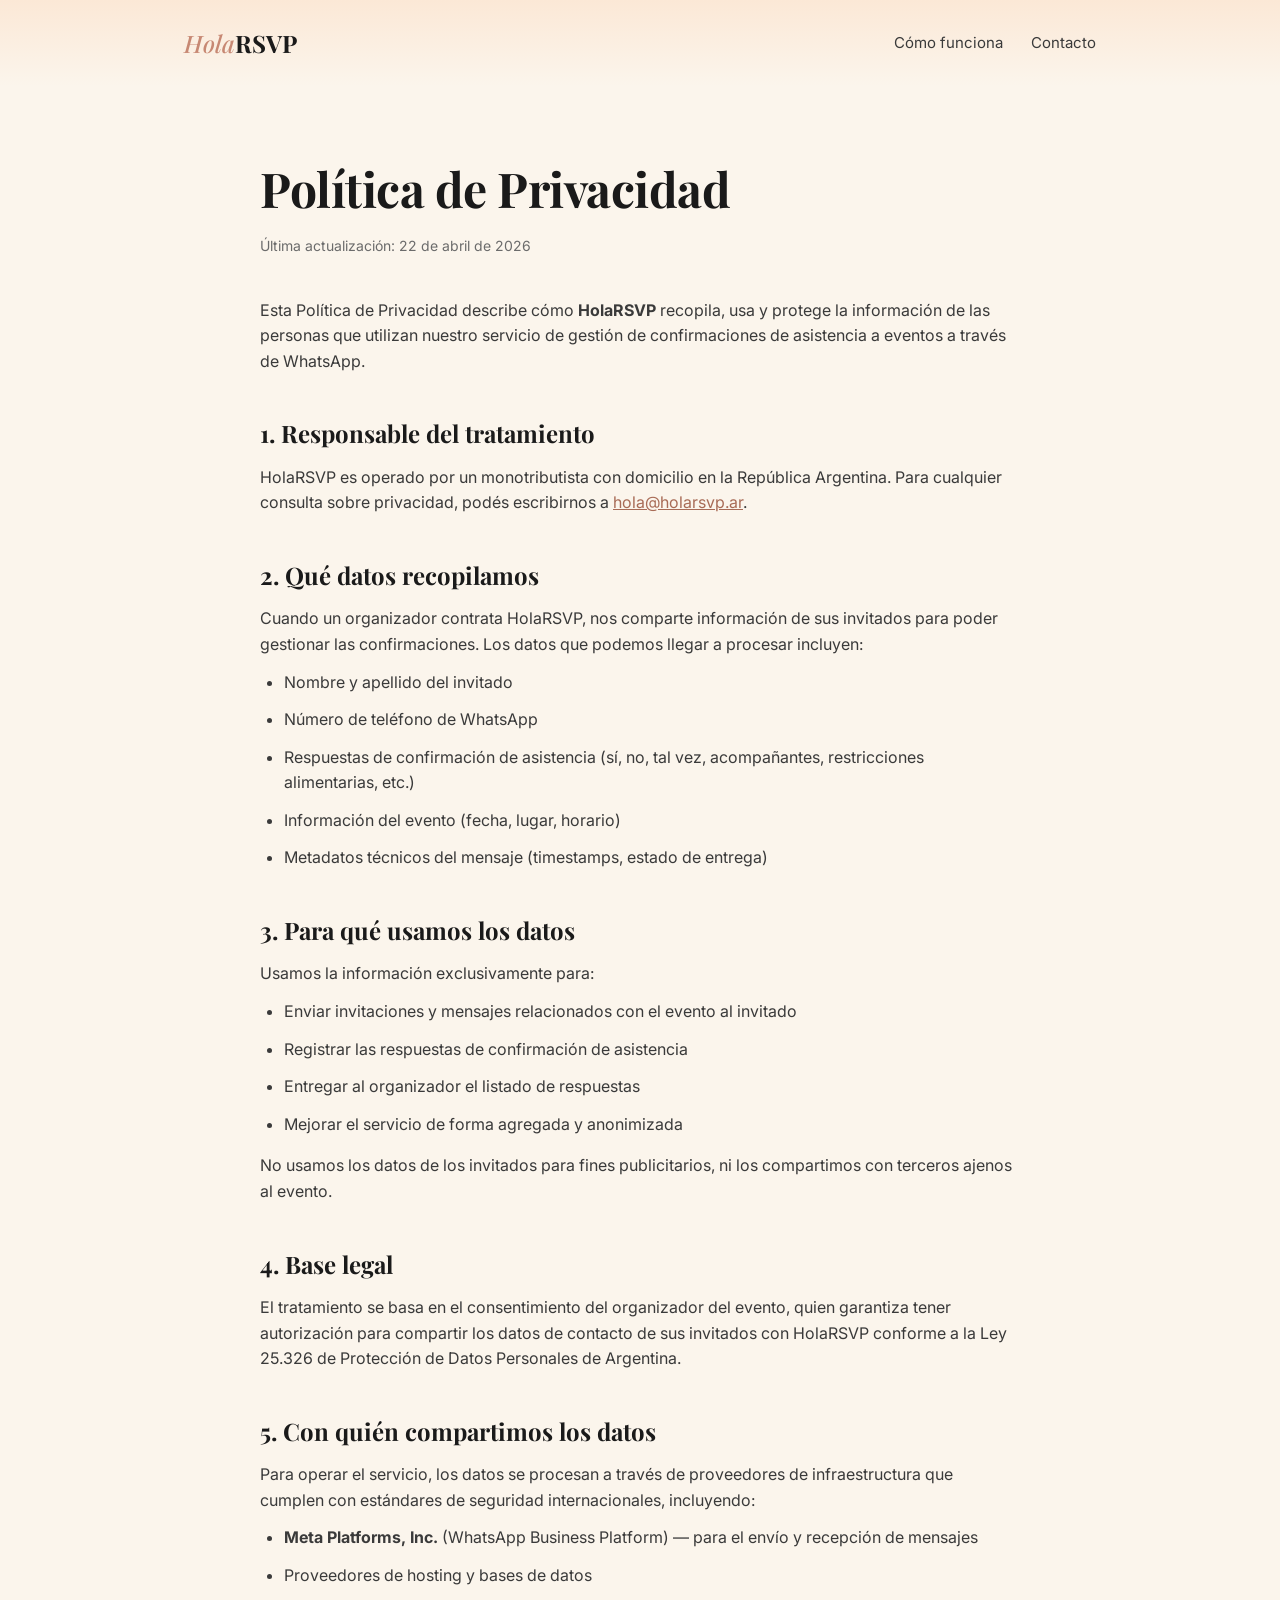
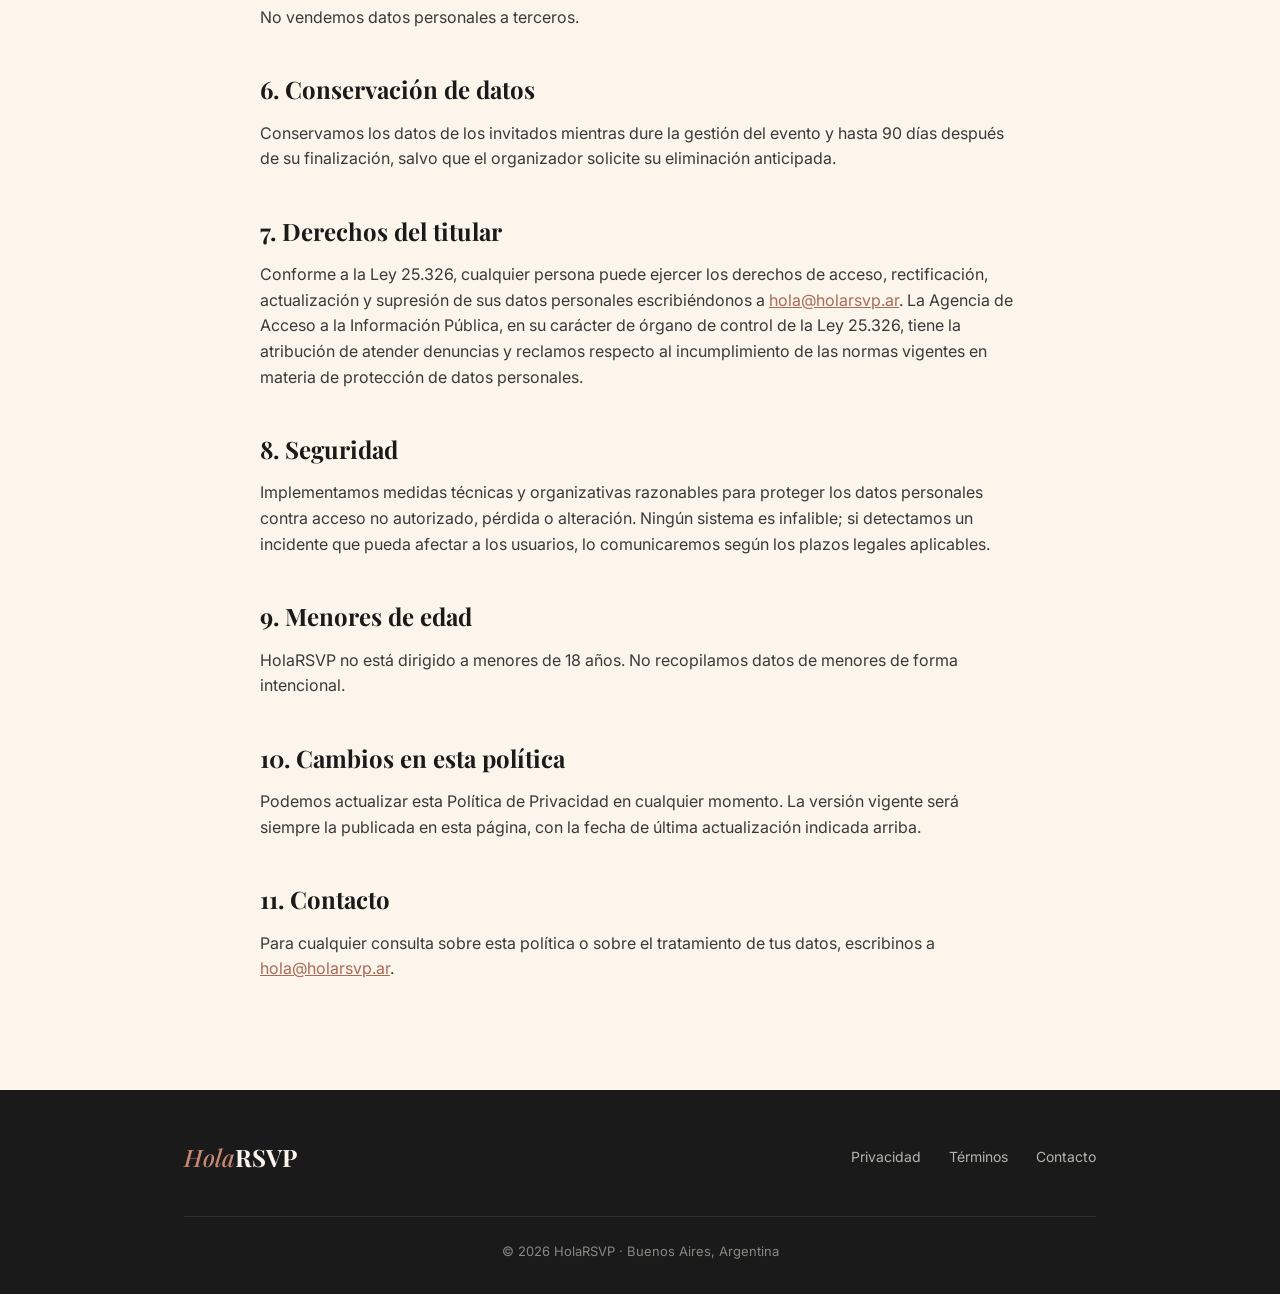
<file: privacidad.html>
<!DOCTYPE html>
<html lang="es-AR">
<head>
<meta charset="UTF-8">
<meta name="viewport" content="width=device-width, initial-scale=1.0">
<title>Política de Privacidad · HolaRSVP</title>
<meta name="description" content="Política de privacidad de HolaRSVP — cómo tratamos los datos de los usuarios y los invitados.">
<link rel="preconnect" href="https://fonts.googleapis.com">
<link rel="preconnect" href="https://fonts.gstatic.com" crossorigin>
<link href="https://fonts.googleapis.com/css2?family=Inter:wght@400;500;600&family=Playfair+Display:ital,wght@0,500;0,700;1,500&display=swap" rel="stylesheet">
<link rel="stylesheet" href="styles.css">
</head>
<body>

<header class="site-header">
  <div class="container">
    <a href="/" class="brand"><span class="hola">Hola</span>RSVP</a>
    <nav class="nav">
      <a href="/#como-funciona">Cómo funciona</a>
      <a href="/#contacto">Contacto</a>
    </nav>
  </div>
</header>

<main class="legal container">
  <h1>Política de Privacidad</h1>
  <p class="updated">Última actualización: 22 de abril de 2026</p>

  <p>Esta Política de Privacidad describe cómo <strong>HolaRSVP</strong> recopila, usa y protege la información de las personas que utilizan nuestro servicio de gestión de confirmaciones de asistencia a eventos a través de WhatsApp.</p>

  <h2>1. Responsable del tratamiento</h2>
  <p>HolaRSVP es operado por un monotributista con domicilio en la República Argentina. Para cualquier consulta sobre privacidad, podés escribirnos a <a href="mailto:hola@holarsvp.ar">hola@holarsvp.ar</a>.</p>

  <h2>2. Qué datos recopilamos</h2>
  <p>Cuando un organizador contrata HolaRSVP, nos comparte información de sus invitados para poder gestionar las confirmaciones. Los datos que podemos llegar a procesar incluyen:</p>
  <ul>
    <li>Nombre y apellido del invitado</li>
    <li>Número de teléfono de WhatsApp</li>
    <li>Respuestas de confirmación de asistencia (sí, no, tal vez, acompañantes, restricciones alimentarias, etc.)</li>
    <li>Información del evento (fecha, lugar, horario)</li>
    <li>Metadatos técnicos del mensaje (timestamps, estado de entrega)</li>
  </ul>

  <h2>3. Para qué usamos los datos</h2>
  <p>Usamos la información exclusivamente para:</p>
  <ul>
    <li>Enviar invitaciones y mensajes relacionados con el evento al invitado</li>
    <li>Registrar las respuestas de confirmación de asistencia</li>
    <li>Entregar al organizador el listado de respuestas</li>
    <li>Mejorar el servicio de forma agregada y anonimizada</li>
  </ul>
  <p>No usamos los datos de los invitados para fines publicitarios, ni los compartimos con terceros ajenos al evento.</p>

  <h2>4. Base legal</h2>
  <p>El tratamiento se basa en el consentimiento del organizador del evento, quien garantiza tener autorización para compartir los datos de contacto de sus invitados con HolaRSVP conforme a la Ley 25.326 de Protección de Datos Personales de Argentina.</p>

  <h2>5. Con quién compartimos los datos</h2>
  <p>Para operar el servicio, los datos se procesan a través de proveedores de infraestructura que cumplen con estándares de seguridad internacionales, incluyendo:</p>
  <ul>
    <li><strong>Meta Platforms, Inc.</strong> (WhatsApp Business Platform) — para el envío y recepción de mensajes</li>
    <li>Proveedores de hosting y bases de datos</li>
  </ul>
  <p>No vendemos datos personales a terceros.</p>

  <h2>6. Conservación de datos</h2>
  <p>Conservamos los datos de los invitados mientras dure la gestión del evento y hasta 90 días después de su finalización, salvo que el organizador solicite su eliminación anticipada.</p>

  <h2>7. Derechos del titular</h2>
  <p>Conforme a la Ley 25.326, cualquier persona puede ejercer los derechos de acceso, rectificación, actualización y supresión de sus datos personales escribiéndonos a <a href="mailto:hola@holarsvp.ar">hola@holarsvp.ar</a>. La Agencia de Acceso a la Información Pública, en su carácter de órgano de control de la Ley 25.326, tiene la atribución de atender denuncias y reclamos respecto al incumplimiento de las normas vigentes en materia de protección de datos personales.</p>

  <h2>8. Seguridad</h2>
  <p>Implementamos medidas técnicas y organizativas razonables para proteger los datos personales contra acceso no autorizado, pérdida o alteración. Ningún sistema es infalible; si detectamos un incidente que pueda afectar a los usuarios, lo comunicaremos según los plazos legales aplicables.</p>

  <h2>9. Menores de edad</h2>
  <p>HolaRSVP no está dirigido a menores de 18 años. No recopilamos datos de menores de forma intencional.</p>

  <h2>10. Cambios en esta política</h2>
  <p>Podemos actualizar esta Política de Privacidad en cualquier momento. La versión vigente será siempre la publicada en esta página, con la fecha de última actualización indicada arriba.</p>

  <h2>11. Contacto</h2>
  <p>Para cualquier consulta sobre esta política o sobre el tratamiento de tus datos, escribinos a <a href="mailto:hola@holarsvp.ar">hola@holarsvp.ar</a>.</p>
</main>

<footer class="site-footer">
  <div class="container">
    <a href="/" class="brand"><span class="hola">Hola</span><span class="rsvp">RSVP</span></a>
    <div class="footer-links">
      <a href="/privacidad.html">Privacidad</a>
      <a href="/terminos.html">Términos</a>
      <a href="mailto:hola@holarsvp.ar">Contacto</a>
    </div>
    <div class="footer-copy">
      © 2026 HolaRSVP · Buenos Aires, Argentina
    </div>
  </div>
</footer>

</body>
</html>
</file>
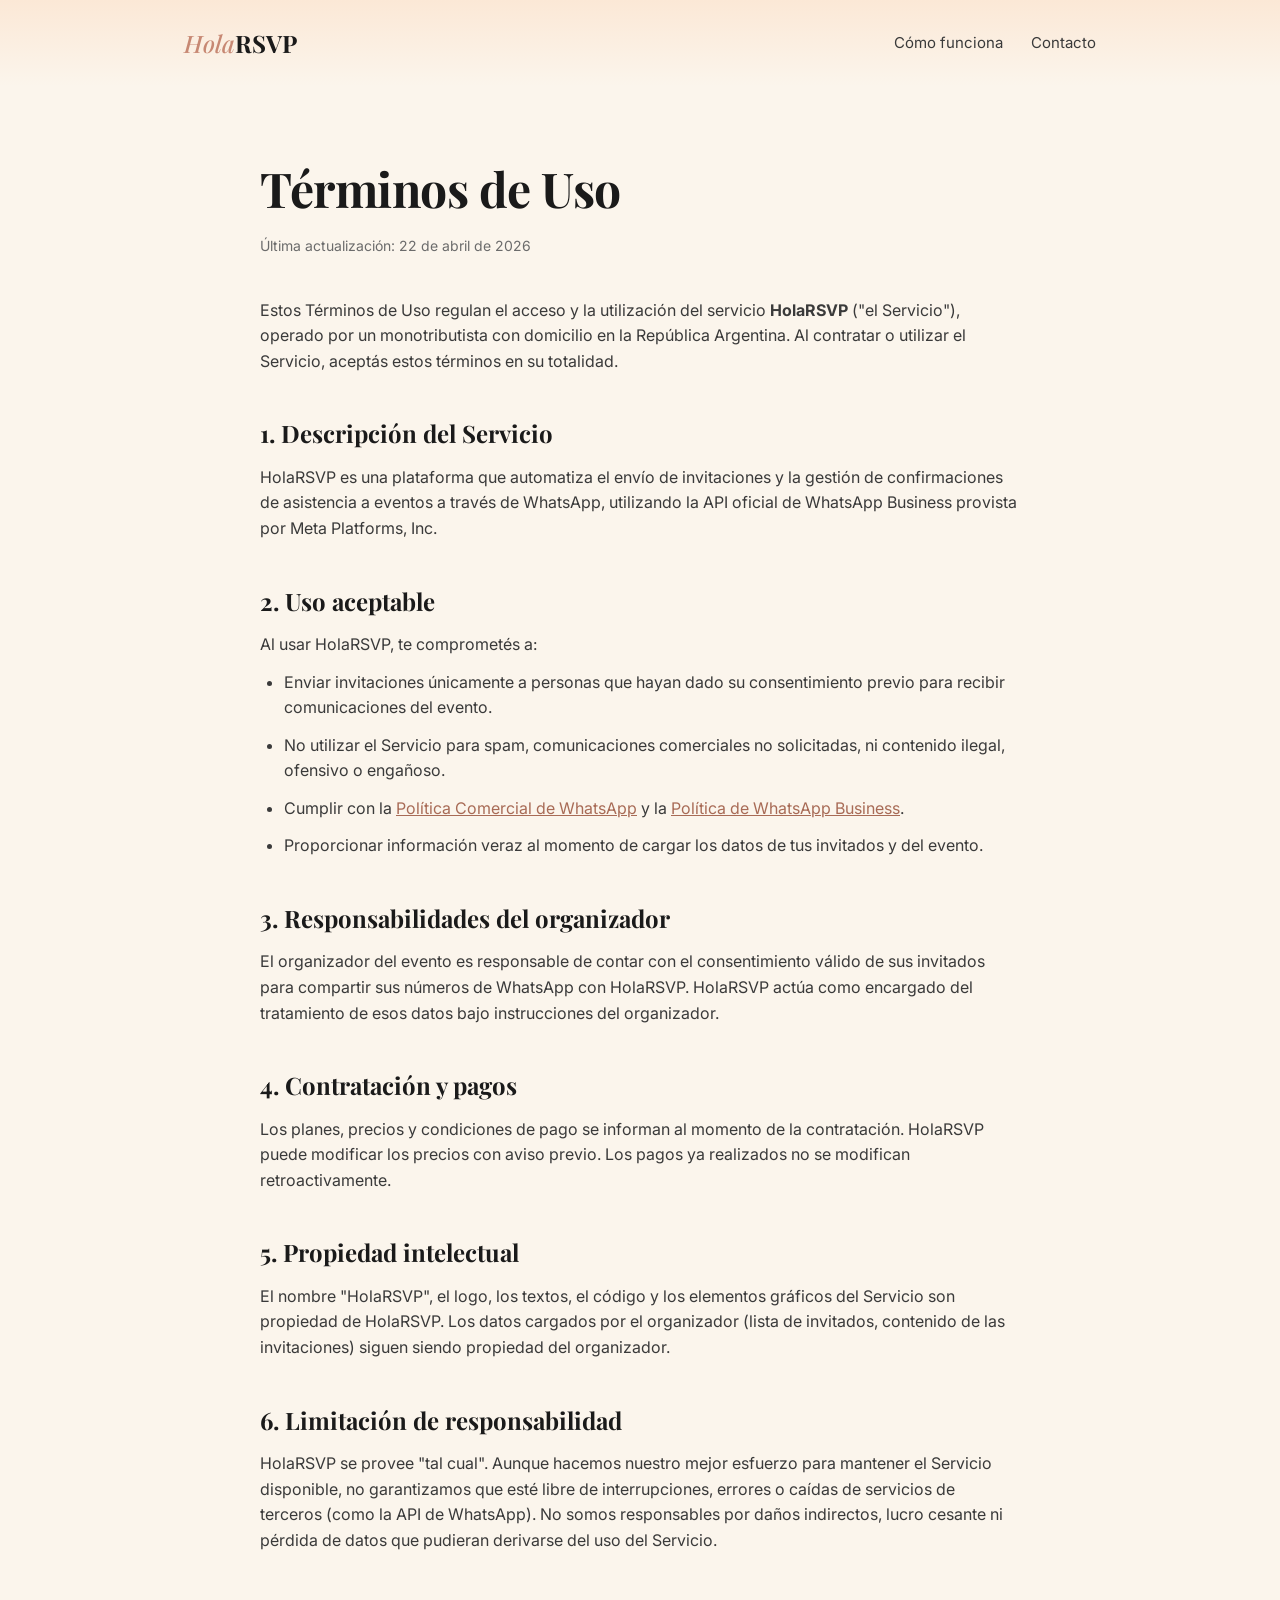
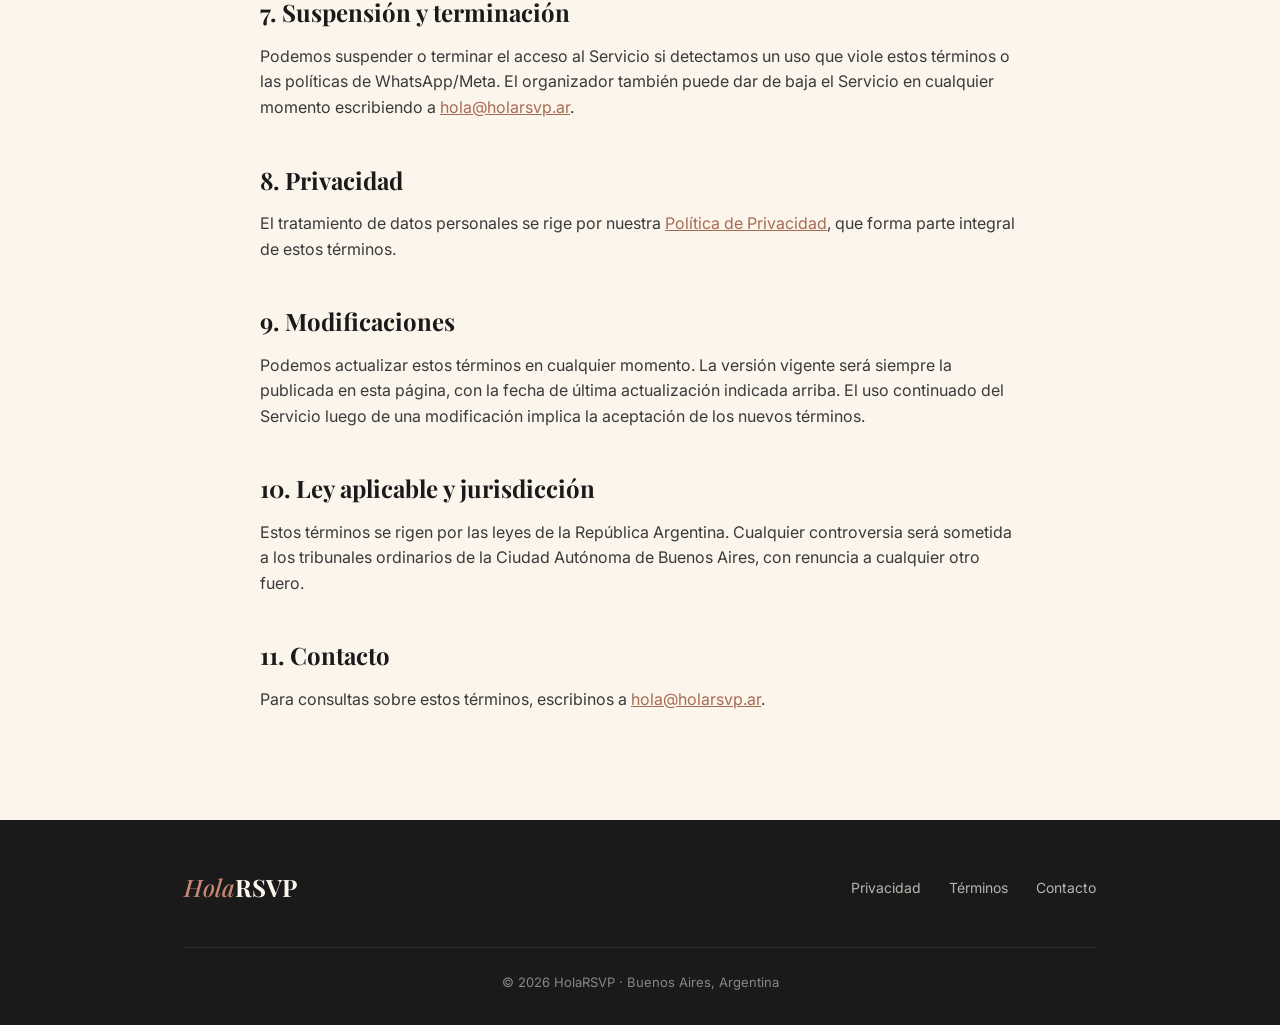
<file: terminos.html>
<!DOCTYPE html>
<html lang="es-AR">
<head>
<meta charset="UTF-8">
<meta name="viewport" content="width=device-width, initial-scale=1.0">
<title>Términos de Uso · HolaRSVP</title>
<meta name="description" content="Términos y condiciones de uso del servicio HolaRSVP.">
<link rel="preconnect" href="https://fonts.googleapis.com">
<link rel="preconnect" href="https://fonts.gstatic.com" crossorigin>
<link href="https://fonts.googleapis.com/css2?family=Inter:wght@400;500;600&family=Playfair+Display:ital,wght@0,500;0,700;1,500&display=swap" rel="stylesheet">
<link rel="stylesheet" href="styles.css">
</head>
<body>

<header class="site-header">
  <div class="container">
    <a href="/" class="brand"><span class="hola">Hola</span>RSVP</a>
    <nav class="nav">
      <a href="/#como-funciona">Cómo funciona</a>
      <a href="/#contacto">Contacto</a>
    </nav>
  </div>
</header>

<main class="legal container">
  <h1>Términos de Uso</h1>
  <p class="updated">Última actualización: 22 de abril de 2026</p>

  <p>Estos Términos de Uso regulan el acceso y la utilización del servicio <strong>HolaRSVP</strong> ("el Servicio"), operado por un monotributista con domicilio en la República Argentina. Al contratar o utilizar el Servicio, aceptás estos términos en su totalidad.</p>

  <h2>1. Descripción del Servicio</h2>
  <p>HolaRSVP es una plataforma que automatiza el envío de invitaciones y la gestión de confirmaciones de asistencia a eventos a través de WhatsApp, utilizando la API oficial de WhatsApp Business provista por Meta Platforms, Inc.</p>

  <h2>2. Uso aceptable</h2>
  <p>Al usar HolaRSVP, te comprometés a:</p>
  <ul>
    <li>Enviar invitaciones únicamente a personas que hayan dado su consentimiento previo para recibir comunicaciones del evento.</li>
    <li>No utilizar el Servicio para spam, comunicaciones comerciales no solicitadas, ni contenido ilegal, ofensivo o engañoso.</li>
    <li>Cumplir con la <a href="https://www.whatsapp.com/legal/business-policy">Política Comercial de WhatsApp</a> y la <a href="https://business.whatsapp.com/policy">Política de WhatsApp Business</a>.</li>
    <li>Proporcionar información veraz al momento de cargar los datos de tus invitados y del evento.</li>
  </ul>

  <h2>3. Responsabilidades del organizador</h2>
  <p>El organizador del evento es responsable de contar con el consentimiento válido de sus invitados para compartir sus números de WhatsApp con HolaRSVP. HolaRSVP actúa como encargado del tratamiento de esos datos bajo instrucciones del organizador.</p>

  <h2>4. Contratación y pagos</h2>
  <p>Los planes, precios y condiciones de pago se informan al momento de la contratación. HolaRSVP puede modificar los precios con aviso previo. Los pagos ya realizados no se modifican retroactivamente.</p>

  <h2>5. Propiedad intelectual</h2>
  <p>El nombre "HolaRSVP", el logo, los textos, el código y los elementos gráficos del Servicio son propiedad de HolaRSVP. Los datos cargados por el organizador (lista de invitados, contenido de las invitaciones) siguen siendo propiedad del organizador.</p>

  <h2>6. Limitación de responsabilidad</h2>
  <p>HolaRSVP se provee "tal cual". Aunque hacemos nuestro mejor esfuerzo para mantener el Servicio disponible, no garantizamos que esté libre de interrupciones, errores o caídas de servicios de terceros (como la API de WhatsApp). No somos responsables por daños indirectos, lucro cesante ni pérdida de datos que pudieran derivarse del uso del Servicio.</p>

  <h2>7. Suspensión y terminación</h2>
  <p>Podemos suspender o terminar el acceso al Servicio si detectamos un uso que viole estos términos o las políticas de WhatsApp/Meta. El organizador también puede dar de baja el Servicio en cualquier momento escribiendo a <a href="mailto:hola@holarsvp.ar">hola@holarsvp.ar</a>.</p>

  <h2>8. Privacidad</h2>
  <p>El tratamiento de datos personales se rige por nuestra <a href="/privacidad.html">Política de Privacidad</a>, que forma parte integral de estos términos.</p>

  <h2>9. Modificaciones</h2>
  <p>Podemos actualizar estos términos en cualquier momento. La versión vigente será siempre la publicada en esta página, con la fecha de última actualización indicada arriba. El uso continuado del Servicio luego de una modificación implica la aceptación de los nuevos términos.</p>

  <h2>10. Ley aplicable y jurisdicción</h2>
  <p>Estos términos se rigen por las leyes de la República Argentina. Cualquier controversia será sometida a los tribunales ordinarios de la Ciudad Autónoma de Buenos Aires, con renuncia a cualquier otro fuero.</p>

  <h2>11. Contacto</h2>
  <p>Para consultas sobre estos términos, escribinos a <a href="mailto:hola@holarsvp.ar">hola@holarsvp.ar</a>.</p>
</main>

<footer class="site-footer">
  <div class="container">
    <a href="/" class="brand"><span class="hola">Hola</span><span class="rsvp">RSVP</span></a>
    <div class="footer-links">
      <a href="/privacidad.html">Privacidad</a>
      <a href="/terminos.html">Términos</a>
      <a href="mailto:hola@holarsvp.ar">Contacto</a>
    </div>
    <div class="footer-copy">
      © 2026 HolaRSVP · Buenos Aires, Argentina
    </div>
  </div>
</footer>

</body>
</html>
</file>
<file: styles.css>
:root {
  --peach-light: #fbe8d6;
  --peach: #f3d1b3;
  --peach-deep: #e9b58e;
  --rose: #c78873;
  --rose-dark: #a86b56;
  --ink: #1a1a1a;
  --ink-soft: #3a3a3a;
  --cream: #fbf5ec;
  --muted: #6b6b6b;
  --line: rgba(26, 26, 26, 0.08);
}

* {
  box-sizing: border-box;
  margin: 0;
  padding: 0;
}

html {
  scroll-behavior: smooth;
}

body {
  font-family: 'Inter', -apple-system, BlinkMacSystemFont, 'Segoe UI', sans-serif;
  color: var(--ink);
  background: var(--cream);
  line-height: 1.6;
  -webkit-font-smoothing: antialiased;
}

.container {
  max-width: 960px;
  margin: 0 auto;
  padding: 0 24px;
}

/* Header */
.site-header {
  padding: 24px 0;
  background: linear-gradient(180deg, var(--peach-light) 0%, var(--cream) 100%);
}

.site-header .container {
  display: flex;
  justify-content: space-between;
  align-items: center;
}

.brand {
  font-family: 'Playfair Display', Georgia, serif;
  font-size: 24px;
  font-weight: 700;
  color: var(--ink);
  text-decoration: none;
}

.brand .hola {
  color: var(--rose);
  font-style: italic;
  font-weight: 500;
}

.nav a {
  color: var(--ink-soft);
  text-decoration: none;
  margin-left: 24px;
  font-size: 15px;
}

.nav a:hover {
  color: var(--rose);
}

/* Hero */
.hero {
  background: linear-gradient(135deg, var(--peach-light) 0%, var(--peach) 60%, var(--peach-deep) 100%);
  padding: 96px 0 120px;
  position: relative;
  overflow: hidden;
}

.hero::before,
.hero::after {
  content: "✉";
  position: absolute;
  color: rgba(26, 26, 26, 0.08);
  font-size: 48px;
  pointer-events: none;
}

.hero::before {
  top: 20%;
  left: 8%;
  transform: rotate(-12deg);
}

.hero::after {
  bottom: 18%;
  right: 10%;
  transform: rotate(15deg);
}

.hero-content {
  text-align: center;
  position: relative;
  z-index: 1;
}

.wordmark {
  font-family: 'Playfair Display', Georgia, serif;
  font-size: clamp(56px, 10vw, 96px);
  font-weight: 700;
  letter-spacing: -1px;
  margin-bottom: 24px;
  line-height: 1;
}

.wordmark .hola {
  color: var(--rose);
  font-style: italic;
  font-weight: 500;
}

.wordmark .rsvp {
  color: var(--ink);
}

.tagline {
  font-size: clamp(18px, 2.5vw, 22px);
  color: var(--ink-soft);
  max-width: 600px;
  margin: 0 auto 40px;
}

.cta {
  display: inline-block;
  background: var(--ink);
  color: var(--cream);
  padding: 14px 32px;
  border-radius: 999px;
  text-decoration: none;
  font-weight: 500;
  font-size: 16px;
  transition: transform 0.15s ease, background 0.15s ease;
}

.cta:hover {
  background: var(--rose-dark);
  transform: translateY(-1px);
}

.cta.secondary {
  background: transparent;
  color: var(--ink);
  border: 1.5px solid var(--ink);
  margin-left: 12px;
}

.cta.secondary:hover {
  background: var(--ink);
  color: var(--cream);
}

/* Sections */
section {
  padding: 80px 0;
}

.section-title {
  font-family: 'Playfair Display', Georgia, serif;
  font-size: clamp(32px, 5vw, 44px);
  font-weight: 700;
  text-align: center;
  margin-bottom: 16px;
  letter-spacing: -0.5px;
}

.section-subtitle {
  text-align: center;
  color: var(--muted);
  font-size: 17px;
  max-width: 560px;
  margin: 0 auto 56px;
}

/* Features */
.features {
  background: var(--cream);
}

.feature-grid {
  display: grid;
  grid-template-columns: repeat(auto-fit, minmax(260px, 1fr));
  gap: 32px;
}

.feature {
  padding: 32px;
  background: white;
  border-radius: 16px;
  border: 1px solid var(--line);
}

.feature-icon {
  width: 48px;
  height: 48px;
  border-radius: 12px;
  background: var(--peach-light);
  display: flex;
  align-items: center;
  justify-content: center;
  font-size: 22px;
  margin-bottom: 20px;
}

.feature h3 {
  font-family: 'Playfair Display', Georgia, serif;
  font-size: 22px;
  font-weight: 700;
  margin-bottom: 10px;
  color: var(--ink);
}

.feature p {
  color: var(--muted);
  font-size: 15px;
}

/* How it works */
.how {
  background: linear-gradient(180deg, var(--cream) 0%, var(--peach-light) 100%);
}

.steps {
  display: grid;
  grid-template-columns: repeat(auto-fit, minmax(220px, 1fr));
  gap: 24px;
  counter-reset: step;
}

.step {
  text-align: center;
  counter-increment: step;
}

.step-num {
  display: inline-flex;
  align-items: center;
  justify-content: center;
  width: 40px;
  height: 40px;
  border-radius: 50%;
  background: var(--ink);
  color: var(--cream);
  font-family: 'Playfair Display', Georgia, serif;
  font-weight: 700;
  margin-bottom: 16px;
}

.step-num::before {
  content: counter(step);
}

.step h3 {
  font-family: 'Playfair Display', Georgia, serif;
  font-size: 20px;
  margin-bottom: 8px;
}

.step p {
  color: var(--muted);
  font-size: 15px;
}

/* Contact */
.contact {
  background: var(--peach-light);
  text-align: center;
}

.contact-form {
  max-width: 520px;
  margin: 40px auto 0;
  text-align: left;
  display: flex;
  flex-direction: column;
  gap: 18px;
}

.honeypot {
  position: absolute;
  left: -9999px;
  opacity: 0;
  pointer-events: none;
}

.form-row {
  display: grid;
  grid-template-columns: 1fr 1fr;
  gap: 18px;
}

.form-field {
  display: flex;
  flex-direction: column;
}

.form-field label {
  font-size: 13px;
  color: var(--ink-soft);
  margin-bottom: 6px;
  font-weight: 500;
  letter-spacing: 0.2px;
}

.form-field input,
.form-field textarea {
  font-family: inherit;
  font-size: 15px;
  padding: 12px 14px;
  background: white;
  border: 1px solid var(--line);
  border-radius: 10px;
  color: var(--ink);
  transition: border-color 0.15s ease, box-shadow 0.15s ease;
  width: 100%;
}

.form-field input:focus,
.form-field textarea:focus {
  outline: none;
  border-color: var(--rose);
  box-shadow: 0 0 0 3px rgba(199, 136, 115, 0.18);
}

.form-field textarea {
  resize: vertical;
  min-height: 120px;
}

.contact-form button.cta {
  align-self: center;
  min-width: 200px;
  margin-top: 8px;
  border: none;
  cursor: pointer;
  font-family: inherit;
  font-size: 16px;
}

.contact-form button.cta:disabled {
  opacity: 0.6;
  cursor: not-allowed;
  transform: none;
}

.form-status {
  text-align: center;
  font-size: 15px;
  min-height: 22px;
  margin-top: 4px;
}

.form-status.success {
  color: #3a7d44;
}

.form-status.error {
  color: #b04a3f;
}

.contact-alt {
  margin-top: 48px;
  color: var(--muted);
  font-size: 14px;
  letter-spacing: 0.3px;
}

.contact-methods {
  display: flex;
  flex-direction: column;
  align-items: center;
  gap: 16px;
  margin-top: 12px;
}

.contact-email,
.contact-phone {
  font-family: 'Playfair Display', Georgia, serif;
  color: var(--ink);
  text-decoration: none;
  border-bottom: 2px solid var(--rose);
  padding-bottom: 4px;
  display: inline-block;
  transition: color 0.15s ease;
}

.contact-email {
  font-size: clamp(24px, 4vw, 32px);
}

.contact-phone {
  font-size: clamp(18px, 3vw, 22px);
}

.contact-email:hover,
.contact-phone:hover {
  color: var(--rose);
}

/* Footer */
.site-footer {
  background: var(--ink);
  color: var(--cream);
  padding: 48px 0 32px;
}

.site-footer .container {
  display: flex;
  justify-content: space-between;
  align-items: center;
  flex-wrap: wrap;
  gap: 16px;
}

.site-footer .brand {
  color: var(--cream);
}

.site-footer .brand .rsvp {
  color: var(--cream);
}

.footer-links a {
  color: rgba(251, 245, 236, 0.7);
  text-decoration: none;
  margin-left: 24px;
  font-size: 14px;
}

.footer-links a:hover {
  color: var(--cream);
}

.footer-copy {
  width: 100%;
  text-align: center;
  color: rgba(251, 245, 236, 0.5);
  font-size: 13px;
  margin-top: 24px;
  padding-top: 24px;
  border-top: 1px solid rgba(251, 245, 236, 0.1);
}

/* Legal pages */
.legal {
  padding: 64px 0 96px;
  max-width: 760px;
  margin: 0 auto;
}

.legal h1 {
  font-family: 'Playfair Display', Georgia, serif;
  font-size: clamp(36px, 6vw, 48px);
  margin-bottom: 8px;
  letter-spacing: -0.5px;
}

.legal .updated {
  color: var(--muted);
  font-size: 14px;
  margin-bottom: 40px;
}

.legal h2 {
  font-family: 'Playfair Display', Georgia, serif;
  font-size: 24px;
  margin: 40px 0 12px;
  color: var(--ink);
}

.legal p,
.legal li {
  color: var(--ink-soft);
  margin-bottom: 12px;
}

.legal ul {
  padding-left: 24px;
  margin-bottom: 16px;
}

.legal a {
  color: var(--rose-dark);
}

/* Responsive */
@media (max-width: 640px) {
  .site-header .container {
    flex-direction: column;
    gap: 12px;
  }
  .nav a {
    margin: 0 12px;
  }
  .site-footer .container {
    flex-direction: column;
    text-align: center;
  }
  .footer-links a {
    margin: 0 12px;
  }
  .cta.secondary {
    margin-left: 0;
    margin-top: 12px;
  }
}
</file>
